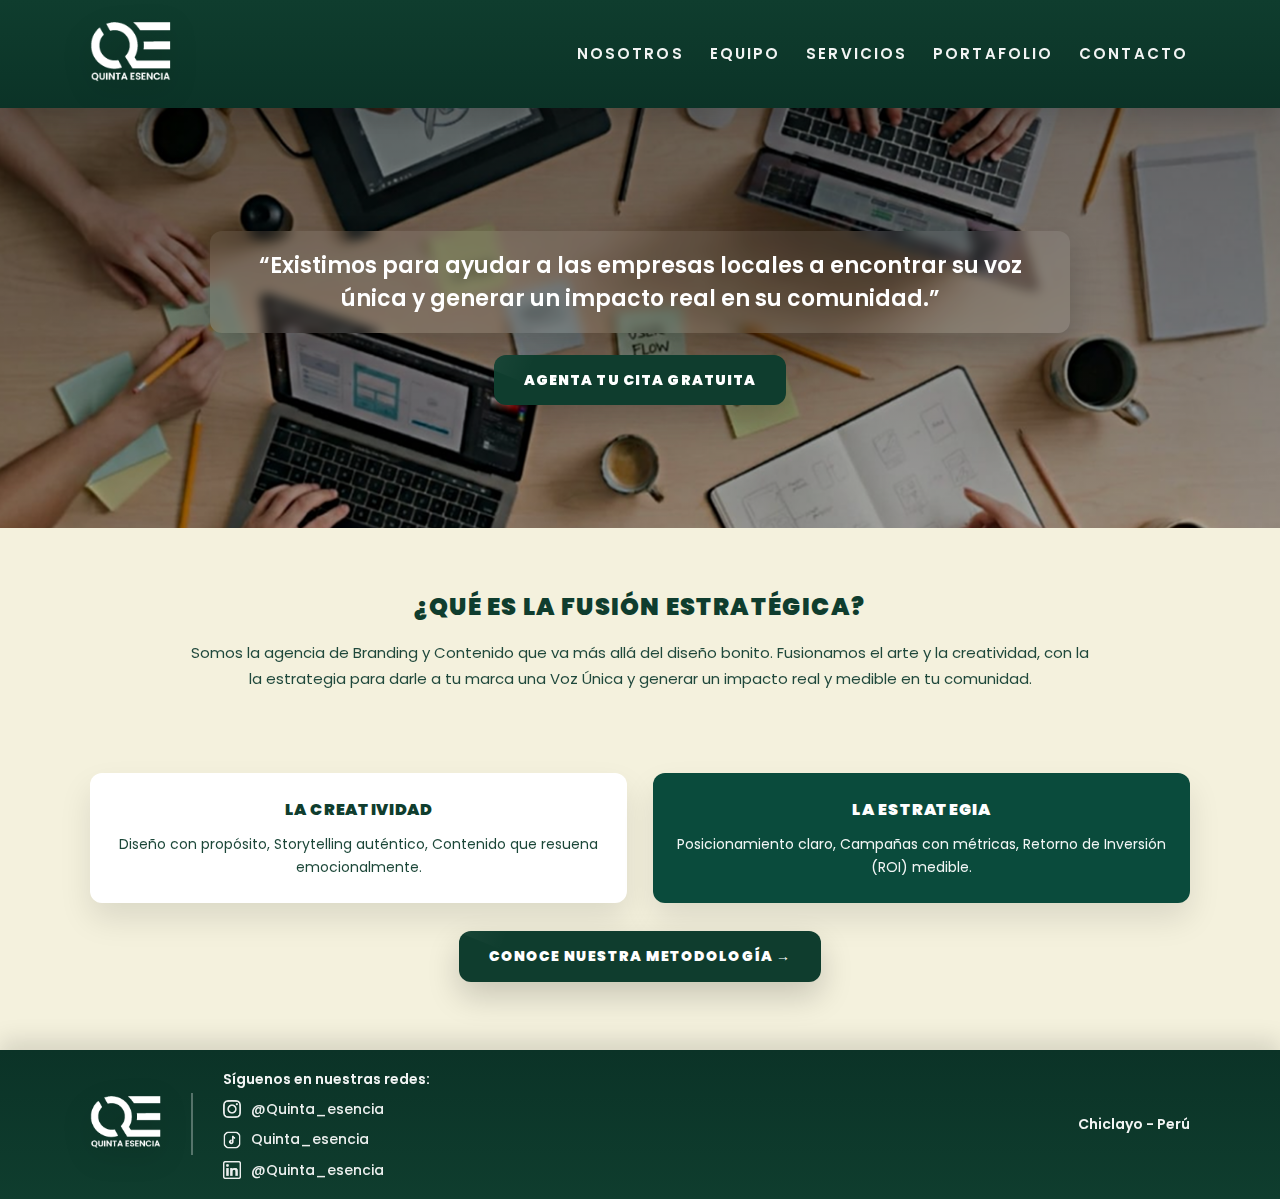
<file: index.html>
<!DOCTYPE html>
<html lang="es">

<head>
    <meta charset="UTF-8" />
    <meta name="viewport" content="width=device-width, initial-scale=1.0" />
    <title>Quinta Esencia</title>

    <link rel="preconnect" href="https://fonts.googleapis.com" />
    <link rel="preconnect" href="https://fonts.gstatic.com" crossorigin />
    <link href="https://fonts.googleapis.com/css2?family=Poppins:wght@300;400;500;600;700&display=swap"
        rel="stylesheet" />
    <link rel="stylesheet" href="Css/styles.css" />
    <link rel="stylesheet" href="Css/section.css">
</head>

<body>

    <!-- HEADER -->
    <header class="header">
        <div class="container header-content">
            <a class="logo" href="index.html" aria-label="Quinta Esencia">
                <img src="Img/Logo.png" alt="Logo Quinta Esencia" />
            </a>

            <nav class="nav" aria-label="Menú principal">
                <ul>
                    <li><a href="nosotros.html">Nosotros</a></li>
                    <li><a href="equipo.html">Equipo</a></li>
                    <li><a href="servicios.html">Servicios</a></li>
                    <li><a href="portafolio.html">Portafolio</a></li>
                    <li><a href="contacto.html">Contacto</a></li>
                </ul>
            </nav>
        </div>
    </header>

    <main>
        <section class="hero" id="inicio">
            <img src="Img/FondoPrincipal.png" alt="" class="hero-bg" />
            <div class="hero-overlay"></div>

            <div class="container hero-content">
                <div class="hero-quote">
                    <h2>“Existimos para ayudar a las empresas locales a encontrar su voz única y generar un impacto real
                        en su comunidad.”</h2>
                </div>

                <a href="contacto.html" class="btn-primary">AGENTA TU CITA GRATUITA</a>
            </div>
        </section>

        <!-- FUSIÓN -->
        <section class="fusion" id="nosotros">
            <div class="container fusion-inner">
                <h2>¿QUÉ ES LA FUSIÓN ESTRATÉGICA?</h2>
                <p>
                    Somos la agencia de Branding y Contenido que va más allá del diseño bonito. Fusionamos el arte y la
                    creatividad, con la la estrategia para darle a tu marca una Voz Única y generar un impacto real y
                    medible en tu comunidad.
                </p>
            </div>
        </section>

        <!-- VALORES -->
        <section class="valores">
            <div class="container valores-grid">
                <article class="card card-light">
                    <h3>LA CREATIVIDAD</h3>
                    <p>Diseño con propósito, Storytelling auténtico, Contenido que resuena emocionalmente.</p>
                </article>

                <article class="card card-dark">
                    <h3>LA ESTRATEGIA</h3>
                    <p>Posicionamiento claro, Campañas con métricas, Retorno de Inversión (ROI) medible.</p>
                </article>
            </div>

            <div class="container cta-center">
                <a href="servicios.html" class="btn-secondary">CONOCE NUESTRA METODOLOGÍA →</a>
            </div>
        </section>
    </main>

    <!-- FOOTER -->
    <footer class="footer">
        <div class="container footer-content">

            <div class="footer-left">
                <img class="footer-logo" src="Img/Logo.png" alt="Logo Quinta Esencia" />
            </div>

            <!-- separador vertical -->
            <div class="footer-divider" aria-hidden="true"></div>

            <div class="footer-mid">
                <p class="footer-title">Síguenos en nuestras redes:</p>

                <ul class="social">
                    <li>
                        <a href="#" aria-label="Instagram">
                            <img src="Img/instagram.png" alt="" class="social-icon">
                            @Quinta_esencia
                        </a>
                    </li>
                    <li>
                        <a href="#" aria-label="TikTok">
                            <img src="Img/tiktok.png" alt="" class="social-icon">
                            Quinta_esencia
                        </a>
                    </li>
                    <li>
                        <a href="#" aria-label="LinkedIn">
                            <img src="Img/linkedin.png" alt="" class="social-icon">
                            @Quinta_esencia
                        </a>
                    </li>
                </ul>
            </div>

            <div class="footer-right">
                <p class="footer-place">Chiclayo - Perú</p>
            </div>

        </div>
    </footer>

</body>

</html>
</file>
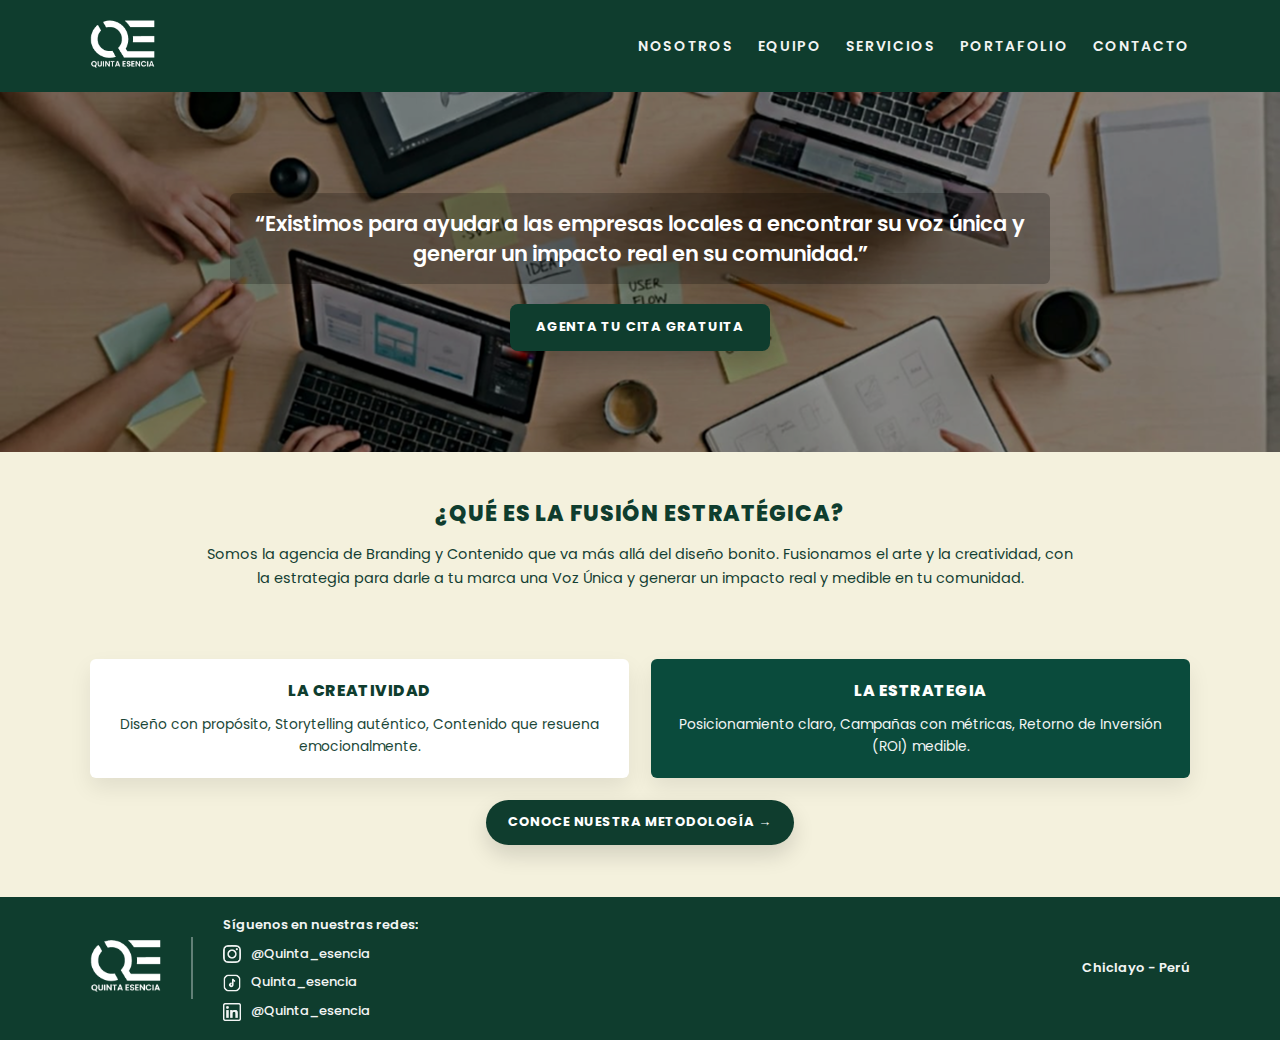
<file: ProyectLeidi/index.html>
<!DOCTYPE html>
<html lang="es">

<head>
    <meta charset="UTF-8" />
    <meta name="viewport" content="width=device-width, initial-scale=1.0" />
    <title>Quinta Esencia</title>

    <link rel="preconnect" href="https://fonts.googleapis.com" />
    <link rel="preconnect" href="https://fonts.gstatic.com" crossorigin />
    <link href="https://fonts.googleapis.com/css2?family=Poppins:wght@300;400;500;600;700&display=swap"
        rel="stylesheet" />
    <link rel="stylesheet" href="Css/styles.css" />
    <link rel="stylesheet" href="Css/section.css">
</head>

<body>

    <!-- HEADER -->
    <header class="header">
        <div class="container header-content">
            <a class="logo" href="#inicio" aria-label="Quinta Esencia">
                <img src="Img/Logo.png" alt="Logo Quinta Esencia" />
            </a>

            <nav class="nav" aria-label="Menú principal">
                <ul>
                    <li><a href="nosotros.html">Nosotros</a></li>
                    <li><a href="equipo.html">Equipo</a></li>
                    <li><a href="servicios.html">Servicios</a></li>
                    <li><a href="portafolio.html">Portafolio</a></li>
                    <li><a href="contacto.html">Contacto</a></li>
                </ul>
            </nav>
        </div>
    </header>

   <main>
     <!-- HERO -->
    <section class="hero" id="inicio">
        <img src="Img/FondoPrincipal.png" alt="" class="hero-bg" />
        <div class="hero-overlay"></div>

        <div class="container hero-content">
            <div class="hero-quote">
                <h2>“Existimos para ayudar a las empresas locales a encontrar su voz única y generar un impacto real en
                    su comunidad.”</h2>
            </div>

            <a href="#contacto" class="btn-primary">AGENTA TU CITA GRATUITA</a>
        </div>
    </section>

    <!-- FUSIÓN -->
    <section class="fusion" id="nosotros">
        <div class="container fusion-inner">
            <h2>¿QUÉ ES LA FUSIÓN ESTRATÉGICA?</h2>
            <p>
                Somos la agencia de Branding y Contenido que va más allá del diseño bonito.
                Fusionamos el arte y la creatividad, con la estrategia para darle a tu marca una Voz Única
                y generar un impacto real y medible en tu comunidad.
            </p>
        </div>
    </section>

    <!-- VALORES -->
    <section class="valores">
        <div class="container valores-grid">
            <article class="card card-light">
                <h3>LA CREATIVIDAD</h3>
                <p>Diseño con propósito, Storytelling auténtico, Contenido que resuena emocionalmente.</p>
            </article>

            <article class="card card-dark">
                <h3>LA ESTRATEGIA</h3>
                <p>Posicionamiento claro, Campañas con métricas, Retorno de Inversión (ROI) medible.</p>
            </article>
        </div>

        <div class="container cta-center">
            <a href="#metodologia" class="btn-secondary">CONOCE NUESTRA METODOLOGÍA →</a>
        </div>
    </section>
   </main>

    <!-- FOOTER -->
    <footer class="footer">
        <div class="container footer-content">

            <div class="footer-left">
                <img class="footer-logo" src="Img/Logo.png" alt="Logo Quinta Esencia" />
            </div>

            <!-- separador vertical -->
            <div class="footer-divider" aria-hidden="true"></div>

            <div class="footer-mid">
                <p class="footer-title">Síguenos en nuestras redes:</p>

                <ul class="social">
                    <li>
                        <a href="#" aria-label="Instagram">
                            <img src="Img/instagram.png" alt="" class="social-icon">
                            @Quinta_esencia
                        </a>
                    </li>
                    <li>
                        <a href="#" aria-label="TikTok">
                            <img src="Img/tiktok.png" alt="" class="social-icon">
                            Quinta_esencia
                        </a>
                    </li>
                    <li>
                        <a href="#" aria-label="LinkedIn">
                            <img src="Img/linkedin.png" alt="" class="social-icon">
                            @Quinta_esencia
                        </a>
                    </li>
                </ul>
            </div>

            <div class="footer-right">
                <p class="footer-place">Chiclayo - Perú</p>
            </div>

        </div>
    </footer>

</body>

</html>
</file>
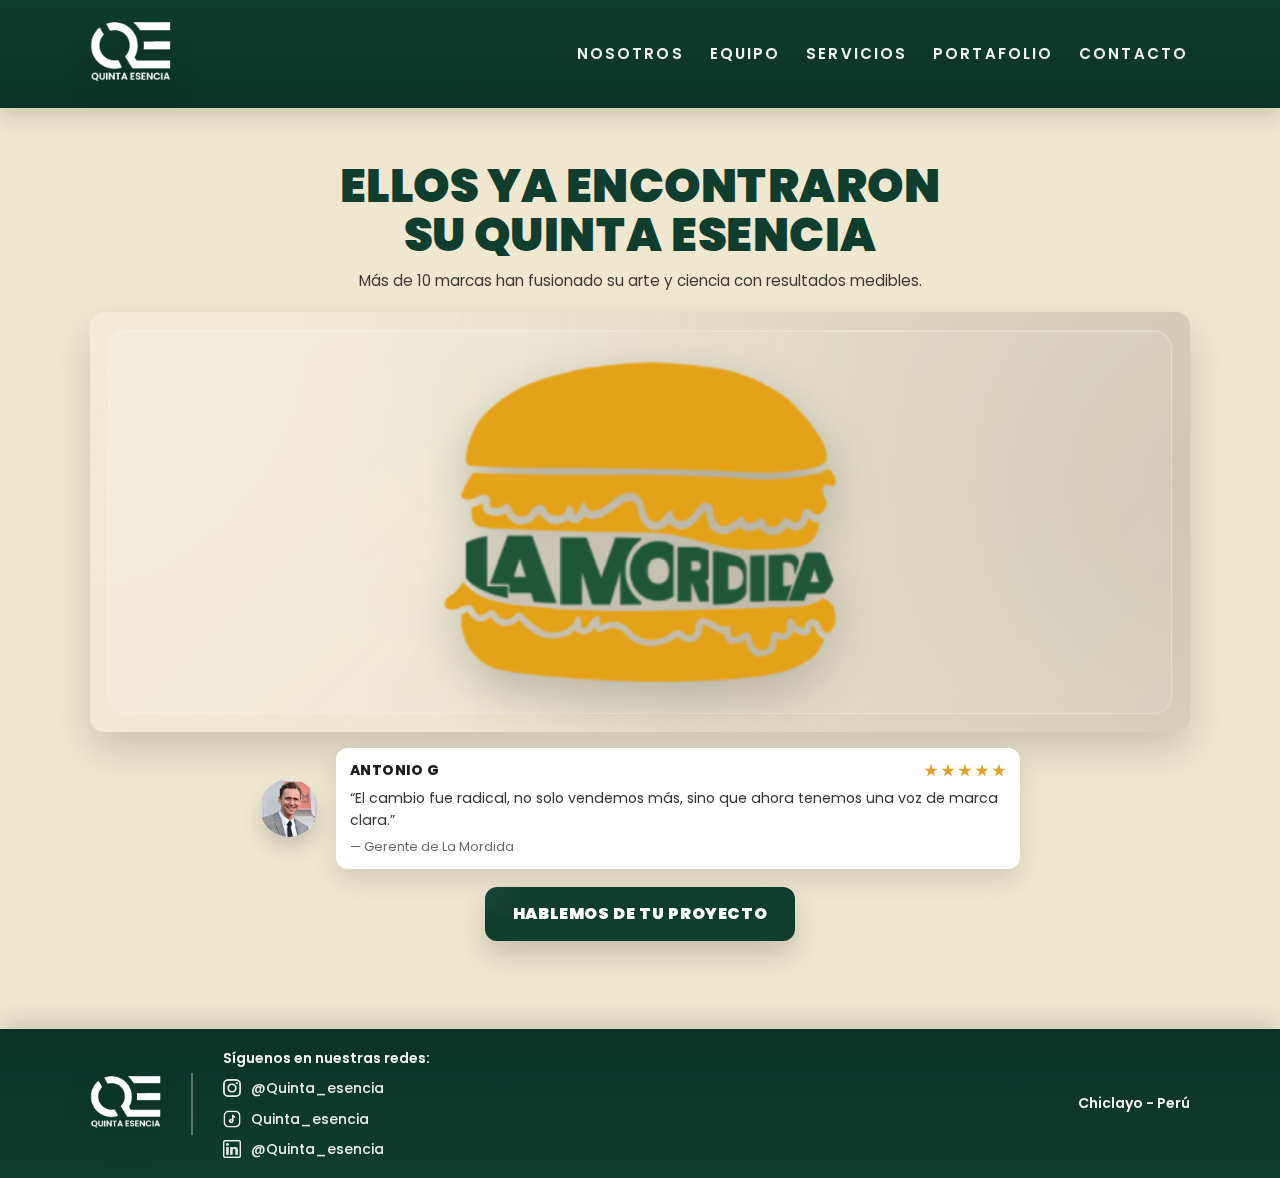
<file: clientes.html>
<!DOCTYPE html>
<html lang="es">

<head>
    <meta charset="UTF-8" />
    <meta name="viewport" content="width=device-width, initial-scale=1.0" />
    <title>Quinta Esencia</title>

    <link rel="preconnect" href="https://fonts.googleapis.com" />
    <link rel="preconnect" href="https://fonts.gstatic.com" crossorigin />
    <link href="https://fonts.googleapis.com/css2?family=Poppins:wght@300;400;500;600;700&display=swap"
        rel="stylesheet" />

    <link rel="stylesheet" href="Css/styles.css" />
    <link rel="stylesheet" href="Css/clientes.css" />
</head>

<body>

    <!-- HEADER -->
    <header class="header">
        <div class="container header-content">
            <a class="logo" href="index.html" aria-label="Quinta Esencia">
                <img src="Img/Logo.png" alt="Logo Quinta Esencia" />
            </a>

            <nav class="nav" aria-label="Menú principal">
                <ul>
                    <li><a href="nosotros.html">Nosotros</a></li>
                    <li><a href="equipo.html">Equipo</a></li>
                    <li><a href="servicios.html">Servicios</a></li>
                    <li><a href="portafolio.html">Portafolio</a></li>
                    <li><a href="contacto.html">Contacto</a></li>
                </ul>
            </nav>
        </div>
    </header>

    <main class="clientes-main">

        <!-- TITULO -->
        <header class="clientes-head">
            <h1>ELLOS YA ENCONTRARON<br><span>SU QUINTA ESENCIA</span></h1>
            <p>Más de 10 marcas han fusionado su arte y ciencia con resultados medibles.</p>
        </header>

        <!-- ===== BLOQUE 1: IMAGEN GRANDE ===== -->
        <section class="clientes-hero">
            <div class="clientes-hero-track">

                <!-- CLIENTE 1 -->
                <div class="hero-slide" data-rating="5">
                    <div class="hero-img-box">
                        <img src="Img/mordida.png" alt="La Mordida" class="hero-img">
                    </div>
                </div>

                <!-- CLIENTE 2 -->
                <div class="hero-slide" data-rating="5">
                    <div class="hero-img-box">
                        <img src="Img/nsg.png" alt="NSG Guadalupe" class="hero-img">
                    </div>
                </div>

                <!-- CLIENTE 3 -->
                <div class="hero-slide" data-rating="4">
                    <div class="hero-img-box">
                        <img src="Img/go.png" alt="GO Gummies" class="hero-img">
                    </div>
                </div>

                <!-- CLIENTE 4 -->
                <div class="hero-slide" data-rating="5">
                    <div class="hero-img-box">
                        <img src="Img/cliente4.png" alt="Cliente 4" class="hero-img">
                    </div>
                </div>

                <!-- CLIENTE 5 -->
                <div class="hero-slide" data-rating="4">
                    <div class="hero-img-box">
                        <img src="Img/cliente5.png" alt="Cliente 5" class="hero-img">
                    </div>
                </div>

                <!-- CLIENTE 6 -->
                <div class="hero-slide" data-rating="5">
                    <div class="hero-img-box">
                        <img src="Img/cliente6.png" alt="Cliente 6" class="hero-img">
                    </div>
                </div>

                <!-- CLIENTE 7 -->
                <div class="hero-slide" data-rating="4">
                    <div class="hero-img-box">
                        <img src="Img/cliente7.png" alt="Cliente 7" class="hero-img">
                    </div>
                </div>

            </div>
        </section>

        <!-- ===== BLOQUE 2: RESEÑA (se actualiza por JS) ===== -->
        <section class="clientes-review-area">
            <div class="cliente-review-card">

                <img class="avatar" id="review-avatar" src="Img/avatar1.png" alt="Cliente">

                <div class="review-box">
                    <div class="review-top">
                        <strong class="review-name" id="review-name">ANTONIO G</strong>
                        <div class="stars" id="review-stars" aria-label="Calificación"></div>
                    </div>

                    <p class="review-text" id="review-text">
                        “El cambio fue radical, no solo vendemos más, sino que ahora tenemos una voz de marca clara.”
                        <span class="review-role" id="review-role">— Gerente de La Mordida</span>
                    </p>
                </div>

            </div>
        </section>

        <!-- CTA -->
        <div class="clientes-cta">
            <a class="btn-clientes" href="contacto.html">HABLEMOS DE TU PROYECTO</a>
        </div>

    </main>

    <!-- FOOTER -->
    <footer class="footer">
        <div class="container footer-content">

            <div class="footer-left">
                <img class="footer-logo" src="Img/Logo.png" alt="Logo Quinta Esencia" />
            </div>

            <div class="footer-divider" aria-hidden="true"></div>

            <div class="footer-mid">
                <p class="footer-title">Síguenos en nuestras redes:</p>

                <ul class="social">
                    <li>
                        <a href="#" aria-label="Instagram">
                            <img src="Img/instagram.png" alt="" class="social-icon">
                            @Quinta_esencia
                        </a>
                    </li>
                    <li>
                        <a href="#" aria-label="TikTok">
                            <img src="Img/tiktok.png" alt="" class="social-icon">
                            Quinta_esencia
                        </a>
                    </li>
                    <li>
                        <a href="#" aria-label="LinkedIn">
                            <img src="Img/linkedin.png" alt="" class="social-icon">
                            @Quinta_esencia
                        </a>
                    </li>
                </ul>
            </div>

            <div class="footer-right">
                <p class="footer-place">Chiclayo - Perú</p>
            </div>

        </div>
    </footer>

    <!-- ✅ OJO: tu carpeta es "Js" (J mayúscula) -->
    <script src="Js/clientes.js" defer></script>
</body>

</html>
</file>
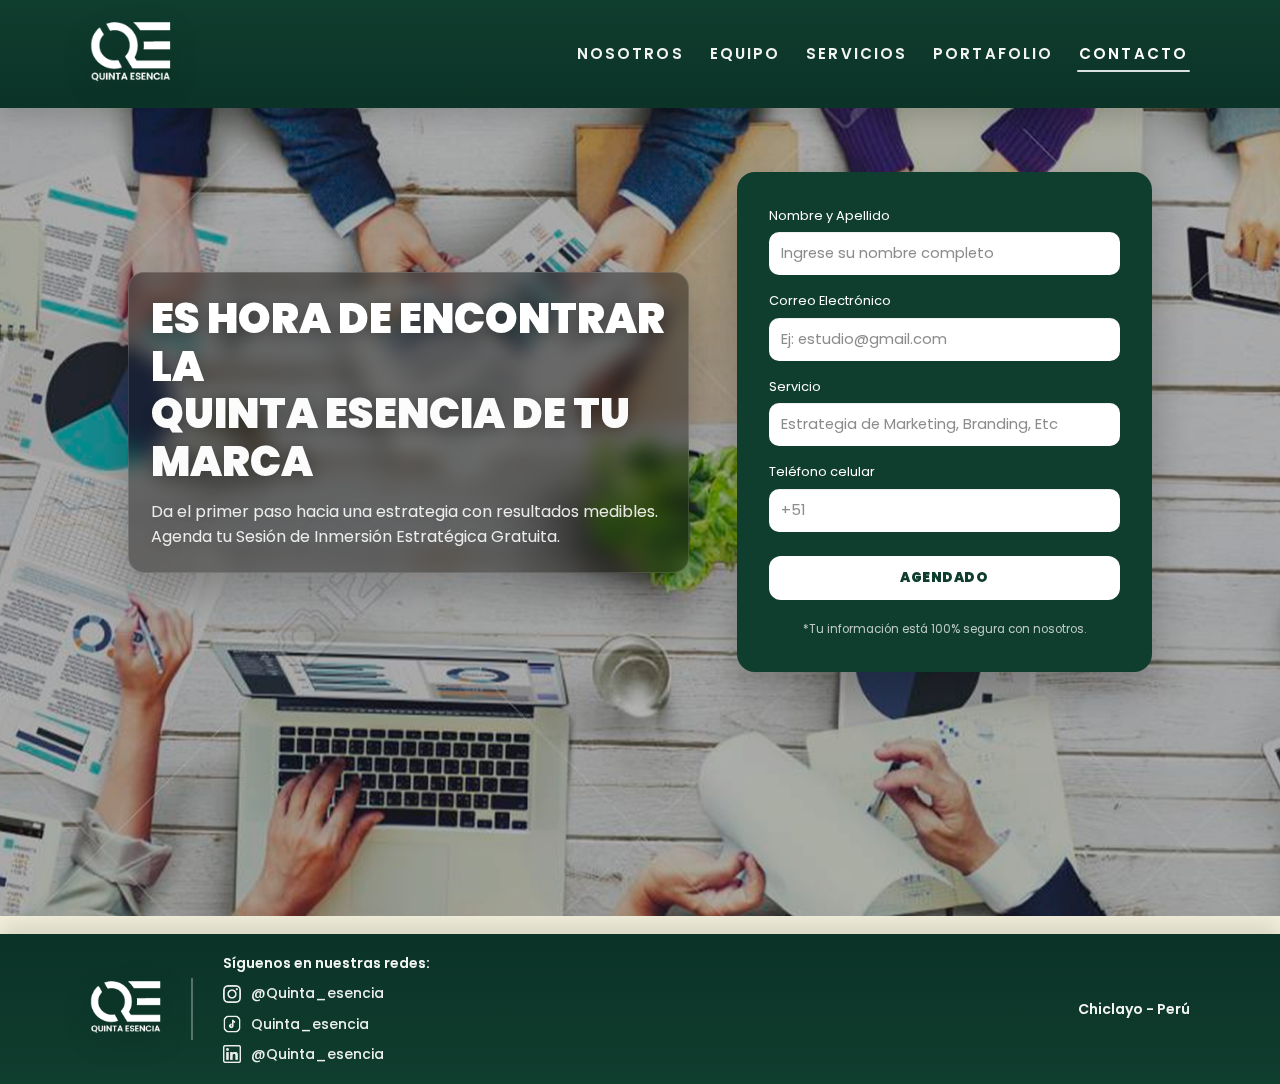
<file: contacto.html>
<!DOCTYPE html>
<html lang="es">

<head>
    <meta charset="UTF-8" />
    <meta name="viewport" content="width=device-width, initial-scale=1.0" />
    <title>Contacto</title>

    <link rel="preconnect" href="https://fonts.googleapis.com" />
    <link rel="preconnect" href="https://fonts.gstatic.com" crossorigin />
    <link href="https://fonts.googleapis.com/css2?family=Poppins:wght@300;400;500;600;700&display=swap"
        rel="stylesheet" />

    <link rel="stylesheet" href="Css/styles.css" />
    <link rel="stylesheet" href="Css/contacto.css" />
</head>

<body>

    <!-- HEADER -->
    <header class="header">
        <div class="container header-content">
            <a class="logo" href="index.html" aria-label="Quinta Esencia">
                <img src="Img/Logo.png" alt="Logo Quinta Esencia" />
            </a>

            <nav class="nav" aria-label="Menú principal">
                <ul>
                    <li><a href="nosotros.html">Nosotros</a></li>
                    <li><a href="equipo.html">Equipo</a></li>
                    <li><a href="servicios.html">Servicios</a></li>
                    <li><a href="portafolio.html">Portafolio</a></li>
                    <li><a href="contacto.html" aria-current="page">Contacto</a></li>
                </ul>
            </nav>
        </div>
    </header>

    <!-- MAIN -->
    <main class="cta-main">

        <!-- Fondo -->
        <div class="cta-bg" aria-hidden="true"></div>

        <!-- Contenido -->
        <section class="cta-wrap">

            <!-- Texto -->
            <div class="cta-text">
                <h1>
                    ES HORA DE ENCONTRAR LA<br />
                    <span>QUINTA ESENCIA DE TU MARCA</span>
                </h1>

                <p class="cta-sub">
                    Da el primer paso hacia una estrategia con resultados medibles.
                    Agenda tu Sesión de Inmersión Estratégica Gratuita.
                </p>
            </div>

            <!-- Formulario -->
            <form class="cta-form" id="form-contacto">
                <label>
                    Nombre y Apellido
                    <input type="text" name="nombre" placeholder="Ingrese su nombre completo" required />
                </label>

                <label>
                    Correo Electrónico
                    <input type="email" name="correo" placeholder="Ej: estudio@gmail.com" required />
                </label>

                <label>
                    Servicio
                    <input type="text" name="servicio" placeholder="Estrategia de Marketing, Branding, Etc" required />
                </label>

                <label>
                    Teléfono celular
                    <input type="tel" name="telefono" placeholder="+51" required />
                </label>

                <button type="submit">AGENDADO</button>

                <small>*Tu información está 100% segura con nosotros.</small>
            </form>

        </section>
    </main>

    <div class="modal-overlay" id="modal-exito" aria-hidden="true">
        <div class="modal-box" role="dialog" aria-modal="true" aria-labelledby="modal-titulo">

            <div class="modal-icon" aria-hidden="true">✓</div>

            <h2 id="modal-titulo">¡SESIÓN AGENDADA CON ÉXITO!</h2>

            <p class="modal-text">
                Gracias por dar el primer paso para encontrar la Quinta Esencia de tu marca.
                ¡Estamos muy emocionados!
            </p>

            <p class="modal-text small">
                Te hemos enviado un correo electrónico con el asunto
                <strong>“Confirmación de Tu Sesión de Inmersión Estratégica”</strong>.
                Por favor, revisa tu bandeja de entrada (y la carpeta de spam).
            </p>

            <button class="modal-close" id="cerrar-modal" type="button">
                CERRAR VENTANA
            </button>

        </div>
    </div>

    <!-- FOOTER -->
    <footer class="footer">
        <div class="container footer-content">

            <div class="footer-left">
                <img class="footer-logo" src="Img/Logo.png" alt="Logo Quinta Esencia" />
            </div>

            <div class="footer-divider" aria-hidden="true"></div>

            <div class="footer-mid">
                <p class="footer-title">Síguenos en nuestras redes:</p>

                <ul class="social">
                    <li>
                        <a href="#" aria-label="Instagram">
                            <img src="Img/instagram.png" alt="" class="social-icon" />
                            @Quinta_esencia
                        </a>
                    </li>
                    <li>
                        <a href="#" aria-label="TikTok">
                            <img src="Img/tiktok.png" alt="" class="social-icon" />
                            Quinta_esencia
                        </a>
                    </li>
                    <li>
                        <a href="#" aria-label="LinkedIn">
                            <img src="Img/linkedin.png" alt="" class="social-icon" />
                            @Quinta_esencia
                        </a>
                    </li>
                </ul>
            </div>

            <div class="footer-right">
                <p class="footer-place">Chiclayo - Perú</p>
            </div>

        </div>
    </footer>

    <script>
        const form = document.getElementById('form-contacto');
        const modal = document.getElementById('modal-exito');
        const closeBtn = document.getElementById('cerrar-modal');
        const bg = document.querySelector('.cta-bg');

        const closeModal = () => {
            modal.classList.remove('active');
            modal.setAttribute('aria-hidden', 'true');
        };

        /* ===== ENVIAR FORMULARIO ===== */
        form.addEventListener('submit', (e) => {
            e.preventDefault(); // evita recarga

            // 👉 ABRIR MODAL
            modal.classList.add('active');
            modal.setAttribute('aria-hidden', 'false');

            // 👉 LIMPIAR FORMULARIO
            form.reset();
        });

        /* ===== CERRAR MODAL ===== */
        closeBtn.addEventListener('click', closeModal);

        // Click fuera del modal
        modal.addEventListener('click', (e) => {
            if (e.target === modal) closeModal();
        });

        // Cerrar con ESC
        window.addEventListener('keydown', (e) => {
            if (e.key === 'Escape') closeModal();
        });

        /* ===== PARALLAX ===== */
        window.addEventListener(
            'scroll',
            () => {
                const y = window.scrollY * 0.18;
                if (bg) bg.style.transform = `translateY(${y}px) scale(1.06)`;
            },
            { passive: true }
        );
    </script>
</body>

</html>
</file>
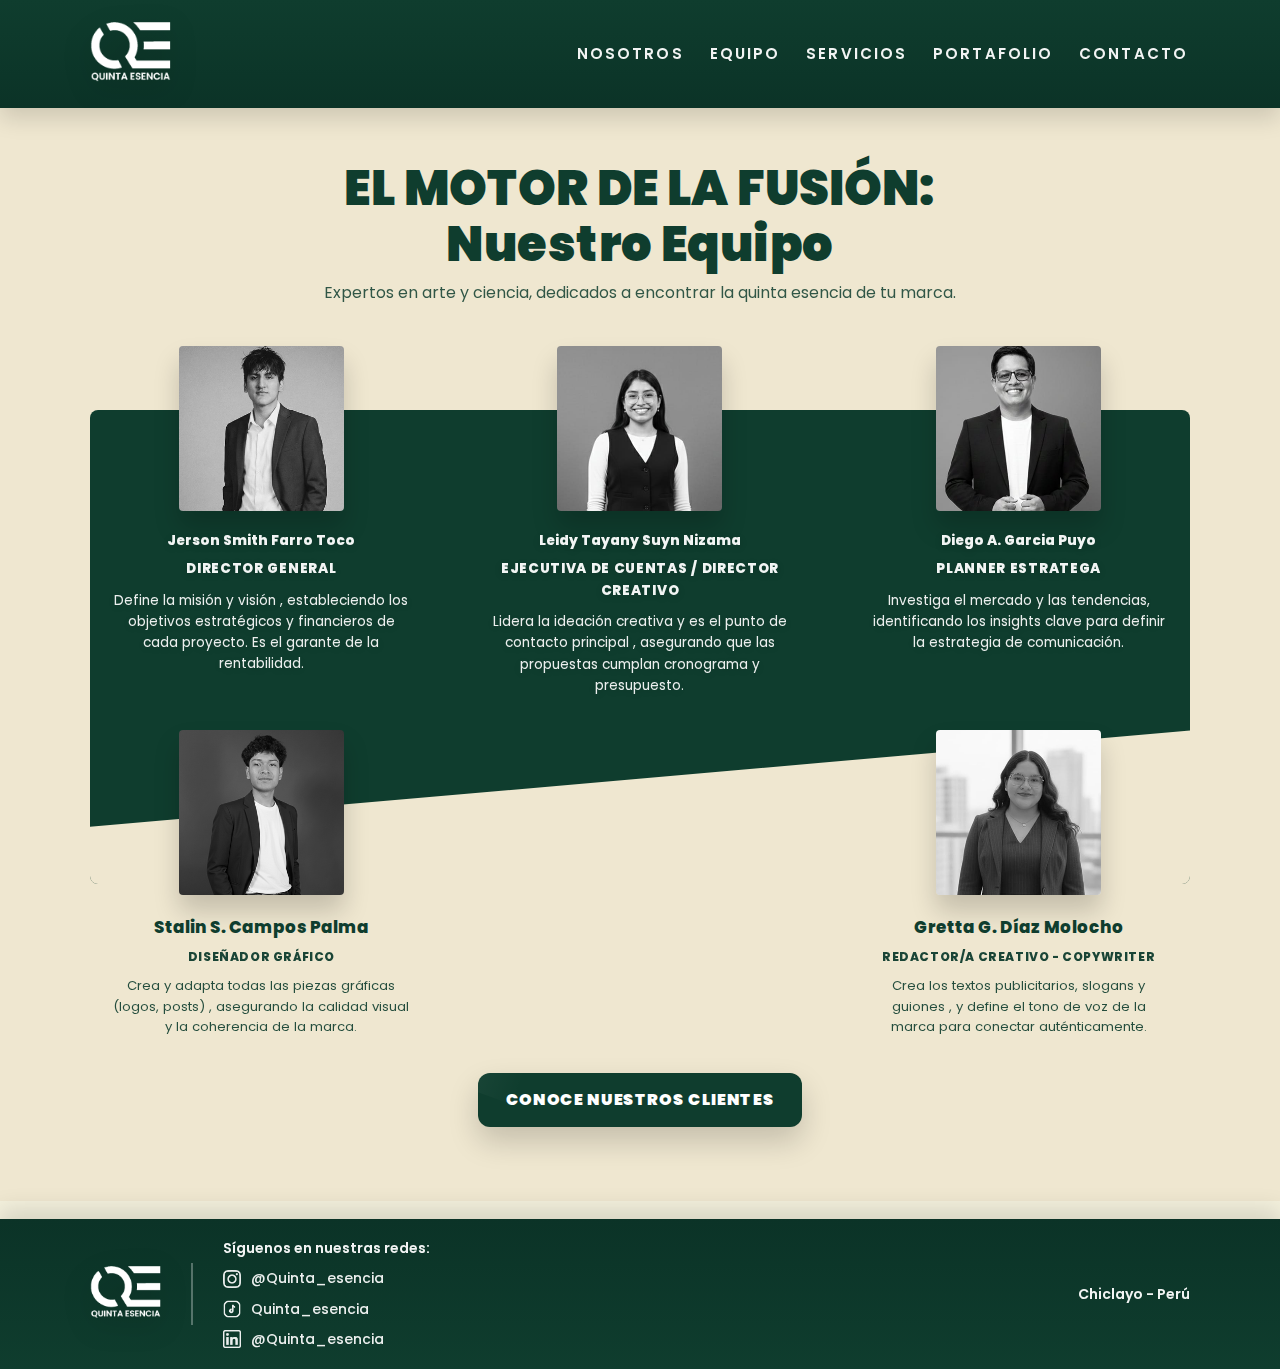
<file: equipo.html>
<!DOCTYPE html>
<html lang="es">

<head>
    <meta charset="UTF-8" />
    <meta name="viewport" content="width=device-width, initial-scale=1.0" />
    <title>Quinta Esencia</title>

    <link rel="preconnect" href="https://fonts.googleapis.com" />
    <link rel="preconnect" href="https://fonts.gstatic.com" crossorigin />
    <link href="https://fonts.googleapis.com/css2?family=Poppins:wght@300;400;500;600;700&display=swap"
        rel="stylesheet" />
    <link rel="stylesheet" href="Css/styles.css" />
    <link rel="stylesheet" href="Css/equipo.css" />
</head>

<body>

    <!-- HEADER -->
    <header class="header">
        <div class="container header-content">
            <a class="logo" href="index.html" aria-label="Quinta Esencia">
                <img src="Img/Logo.png" alt="Logo Quinta Esencia" />
            </a>

            <nav class="nav" aria-label="Menú principal">
                <ul>
                    <li><a href="nosotros.html">Nosotros</a></li>
                    <li><a href="equipo.html">Equipo</a></li>
                    <li><a href="servicios.html">Servicios</a></li>
                    <li><a href="portafolio.html">Portafolio</a></li>
                    <li><a href="contacto.html">Contacto</a></li>
                </ul>
            </nav>
        </div>
    </header>

    <main class="equipo-main">

        <section class="equipo-wrap">

            <header class="equipo-head">
                <h1>EL MOTOR DE LA FUSIÓN:<br><span>Nuestro Equipo</span></h1>
                <p>Expertos en arte y ciencia, dedicados a encontrar la quinta esencia de tu marca.</p>
            </header>

            <div class="equipo-grid">

                <!-- franja verde (decorativa) -->
                <div class="equipo-band" aria-hidden="true"></div>

                <!-- ===== FILA 1 (3) ===== -->
                <article class="miembro m-top">
                    <img src="Img/jerson.png" alt="Jerson Smith Farro Toco">
                    <h3>Jerson Smith Farro Toco</h3>
                    <p class="rol">DIRECTOR GENERAL</p>
                    <p class="desc">
                        Define la misión y visión , estableciendo los objetivos estratégicos y financieros de cada
                        proyecto. Es el garante de la rentabilidad.
                    </p>
                </article>

                <article class="miembro m-top">
                    <img src="Img/leydi.png" alt="Leidy Tayany Suyn Nizama">
                    <h3>Leidy Tayany Suyn Nizama</h3>
                    <p class="rol">EJECUTIVA DE CUENTAS / DIRECTOR CREATIVO</p>
                    <p class="desc">
                        Lidera la ideación creativa y es el punto de contacto principal , asegurando que las propuestas
                        cumplan cronograma y presupuesto.
                    </p>
                </article>

                <article class="miembro m-top">
                    <img src="Img/diego.png" alt="Diego A. Garcia Puyo">
                    <h3>Diego A. Garcia Puyo</h3>
                    <p class="rol">PLANNER ESTRATEGA</p>
                    <p class="desc">
                        Investiga el mercado y las tendencias, identificando los insights clave para
                        definir la estrategia de comunicación.
                    </p>
                </article>

                <!-- ===== FILA 2 (2) ===== -->
                <article class="miembro m-bot">
                    <img src="Img/stanli.png" alt="Stalin S. Campos Palma">
                    <h3>Stalin S. Campos Palma</h3>
                    <p class="rol">DISEÑADOR GRÁFICO</p>
                    <p class="desc">
                        Crea y adapta todas las piezas gráficas (logos, posts) , asegurando la calidad visual y la
                        coherencia de la marca.
                    </p>
                </article>

                <article class="miembro m-bot">
                    <img src="Img/gretta.png" alt="Gretta G. Díaz Molocho">
                    <h3>Gretta G. Díaz Molocho</h3>
                    <p class="rol">REDACTOR/A CREATIVO - COPYWRITER</p>
                    <p class="desc">
                        Crea los textos publicitarios, slogans y guiones , y define el tono de voz de la marca para
                        conectar auténticamente.
                    </p>
                </article>

            </div>

            <div class="equipo-cta">
                <a href="clientes.html" class="btn-equipo">CONOCE NUESTROS CLIENTES</a>
            </div>

        </section>
    </main>


    <!-- FOOTER -->
    <footer class="footer">
        <div class="container footer-content">

            <div class="footer-left">
                <img class="footer-logo" src="Img/Logo.png" alt="Logo Quinta Esencia" />
            </div>

            <!-- separador vertical -->
            <div class="footer-divider" aria-hidden="true"></div>

            <div class="footer-mid">
                <p class="footer-title">Síguenos en nuestras redes:</p>

                <ul class="social">
                    <li>
                        <a href="#" aria-label="Instagram">
                            <img src="Img/instagram.png" alt="" class="social-icon">
                            @Quinta_esencia
                        </a>
                    </li>
                    <li>
                        <a href="#" aria-label="TikTok">
                            <img src="Img/tiktok.png" alt="" class="social-icon">
                            Quinta_esencia
                        </a>
                    </li>
                    <li>
                        <a href="#" aria-label="LinkedIn">
                            <img src="Img/linkedin.png" alt="" class="social-icon">
                            @Quinta_esencia
                        </a>
                    </li>
                </ul>
            </div>

            <div class="footer-right">
                <p class="footer-place">Chiclayo - Perú</p>
            </div>

        </div>
    </footer>
    <script>
        const cards = document.querySelectorAll('.miembro');

        const io = new IntersectionObserver((entries) => {
            entries.forEach((entry) => {
                if (entry.isIntersecting) {
                    entry.target.classList.add('is-visible');
                    io.unobserve(entry.target);
                }
            });
        }, { threshold: 0.18 });

        cards.forEach((c, i) => {
            c.style.transitionDelay = (i * 90) + 'ms'; // efecto escalonado
            io.observe(c);
        });
    </script>


</body>

</html>
</file>
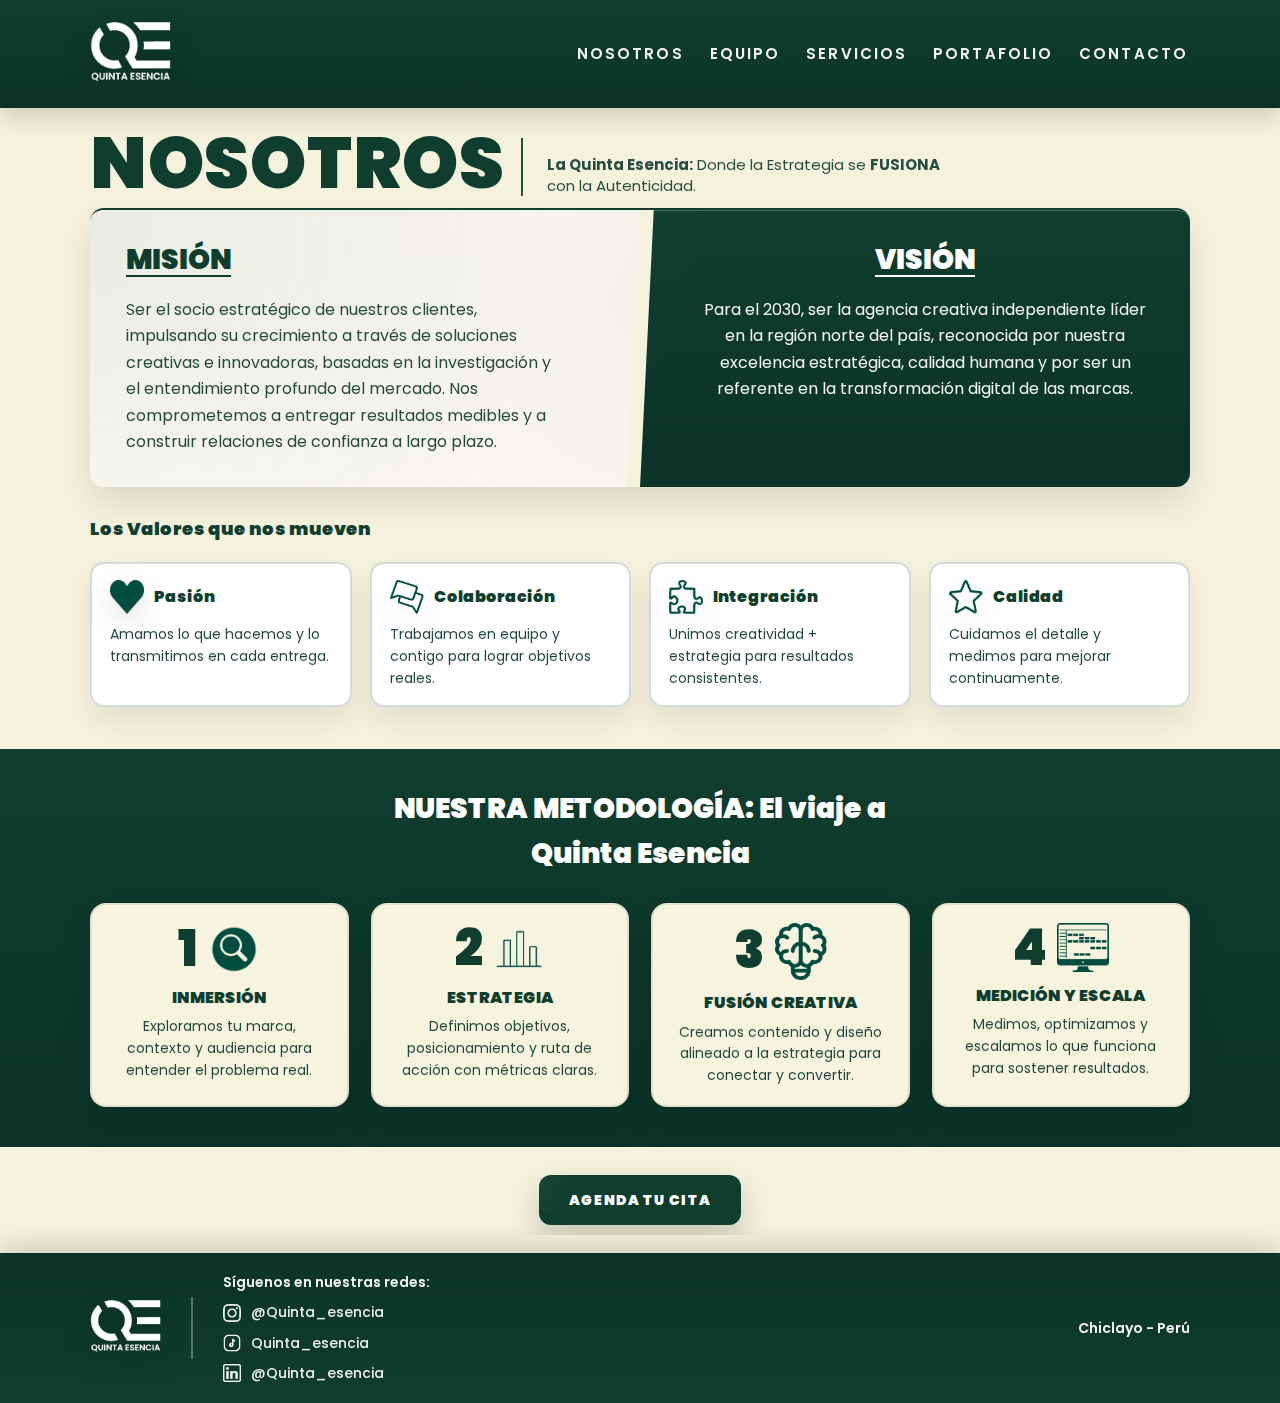
<file: nosotros.html>
<!DOCTYPE html>
<html lang="es">

<head>
  <meta charset="UTF-8" />
  <meta name="viewport" content="width=device-width, initial-scale=1.0" />
  <title>Quinta Esencia</title>

  <link rel="preconnect" href="https://fonts.googleapis.com" />
  <link rel="preconnect" href="https://fonts.gstatic.com" crossorigin />
  <link href="https://fonts.googleapis.com/css2?family=Poppins:wght@300;400;500;600;700&display=swap"
    rel="stylesheet" />
  <link rel="stylesheet" href="Css/styles.css" />
  <link rel="stylesheet" href="Css/nosotros_main.css">
</head>

<body>

  <!-- HEADER -->
  <header class="header">
    <div class="container header-content">
      <a class="logo" href="index.html" aria-label="Quinta Esencia">
        <img src="Img/Logo.png" alt="Logo Quinta Esencia" />
      </a>

      <nav class="nav" aria-label="Menú principal">
        <ul>
          <li><a href="nosotros.html">Nosotros</a></li>
          <li><a href="equipo.html">Equipo</a></li>
          <li><a href="servicios.html">Servicios</a></li>
          <li><a href="portafolio.html">Portafolio</a></li>
          <li><a href="contacto.html">Contacto</a></li>
        </ul>
      </nav>
    </div>
  </header>

<main class="nosotros">

  <!-- CABECERA (IGUAL A LA IMAGEN) -->
  <section class="nosotros-head">
    <div class="container head-grid">
      <h1 class="head-title">NOSOTROS</h1>
      <div class="head-line" aria-hidden="true"></div>
      <p class="head-tag">
        <strong>La Quinta Esencia:</strong> Donde la Estrategia se <strong>FUSIONA</strong><br>
        con la Autenticidad.
      </p>
    </div>
  </section>

  <!-- MISIÓN / VISIÓN (DIAGONAL CLARA) -->
  <section class="mv2">
    <div class="container mv2-grid">

      <article class="mv2-mision">
        <div class="mv2-content-mision">
          <h2>MISIÓN</h2>
          <p>
            Ser el socio estratégico de nuestros clientes, impulsando su crecimiento a través de soluciones creativas e innovadoras, basadas en la investigación y el entendimiento profundo del mercado. Nos comprometemos a entregar resultados medibles y a construir relaciones de confianza a largo plazo.
          </p>
        </div>
      </article>

      <article class="mv2-vision">
        <div class="mv2-content-vision">
          <h2>VISIÓN</h2>
          <p>
            Para el 2030, ser la agencia creativa independiente líder en la región norte del país, reconocida por nuestra excelencia estratégica, calidad humana y por ser un referente en la transformación digital de las marcas.
          </p>
        </div>
      </article>

    </div>
  </section>

  <!-- VALORES -->
  <section class="valores2">
    <div class="container">
      <h3 class="valores2-sub">Los Valores que nos mueven</h3>
      <div class="valores2-grid">
        <article class="valor2">
  <div class="valor-header">
    <img src="Img/cora.png" alt="" class="valor-icon">
    <h4>Pasión</h4>
  </div>
  <p>Amamos lo que hacemos y lo transmitimos en cada entrega.</p>
</article>

<article class="valor2">
  <div class="valor-header">
    <img src="Img/chat.png" alt="" class="valor-icon">
    <h4>Colaboración</h4>
  </div>
  <p>Trabajamos en equipo y contigo para lograr objetivos reales.</p>
</article>

<article class="valor2">
  <div class="valor-header">
    <img src="Img/integra.png" alt="" class="valor-icon">
    <h4>Integración</h4>
  </div>
  <p>Unimos creatividad + estrategia para resultados consistentes.</p>
</article>

<article class="valor2">
  <div class="valor-header">
    <img src="Img/calidad.png" alt="" class="valor-icon">
    <h4>Calidad</h4>
  </div>
  <p>Cuidamos el detalle y medimos para mejorar continuamente.</p>
</article>

      </div>
    </div>
  </section>

  <!-- METODOLOGÍA -->
  <section class="metodo">
    <div class="container">
      <h2 class="metodo-title">NUESTRA METODOLOGÍA: El viaje a<br>Quinta Esencia</h2>
      <div class="metodo-grid">

        <article class="paso">
          <div class="paso-top">
            <span class="paso-num">1</span>
            <img src="Img/buscar.png" alt="" class="paso-icon">
          </div>
          <h3 class="paso-title">INMERSIÓN</h3>
          <p>Exploramos tu marca, contexto y audiencia para entender el problema real.</p>
        </article>

        <article class="paso">
          <div class="paso-top">
            <span class="paso-num">2</span>
            <img src="Img/estadis.png" alt="" class="paso-icon">
          </div>
          <h3 class="paso-title">ESTRATEGIA</h3>
          <p>Definimos objetivos, posicionamiento y ruta de acción con métricas claras.</p>
        </article>

        <article class="paso">
          <div class="paso-top">
            <span class="paso-num">3</span>
            <img src="Img/creativa.png" alt="" class="paso-icon">
          </div>
          <h3 class="paso-title">FUSIÓN CREATIVA</h3>
          <p>Creamos contenido y diseño alineado a la estrategia para conectar y convertir.</p>
        </article>

        <article class="paso">
          <div class="paso-top">
            <span class="paso-num">4</span>
            <img src="Img/escala.png" alt="" class="paso-icon">
          </div>
          <h3 class="paso-title">MEDICIÓN Y ESCALA</h3>
          <p>Medimos, optimizamos y escalamos lo que funciona para sostener resultados.</p>
        </article>
      </div>
    </div>
  </section>
  <div class="metodo-cta">
        <a class="btn-primary" href="contacto.html">Agenda tu cita</a>
  </div>
</main>

  <!-- FOOTER -->
  <footer class="footer">
    <div class="container footer-content">

      <div class="footer-left">
        <img class="footer-logo" src="Img/Logo.png" alt="Logo Quinta Esencia" />
      </div>

      <!-- separador vertical -->
      <div class="footer-divider" aria-hidden="true"></div>

      <div class="footer-mid">
        <p class="footer-title">Síguenos en nuestras redes:</p>

        <ul class="social">
          <li>
            <a href="#" aria-label="Instagram">
              <img src="Img/instagram.png" alt="" class="social-icon">
              @Quinta_esencia
            </a>
          </li>
          <li>
            <a href="#" aria-label="TikTok">
              <img src="Img/tiktok.png" alt="" class="social-icon">
              Quinta_esencia
            </a>
          </li>
          <li>
            <a href="#" aria-label="LinkedIn">
              <img src="Img/linkedin.png" alt="" class="social-icon">
              @Quinta_esencia
            </a>
          </li>
        </ul>
      </div>

      <div class="footer-right">
        <p class="footer-place">Chiclayo - Perú</p>
      </div>

    </div>
  </footer>

</body>

</html>
</file>
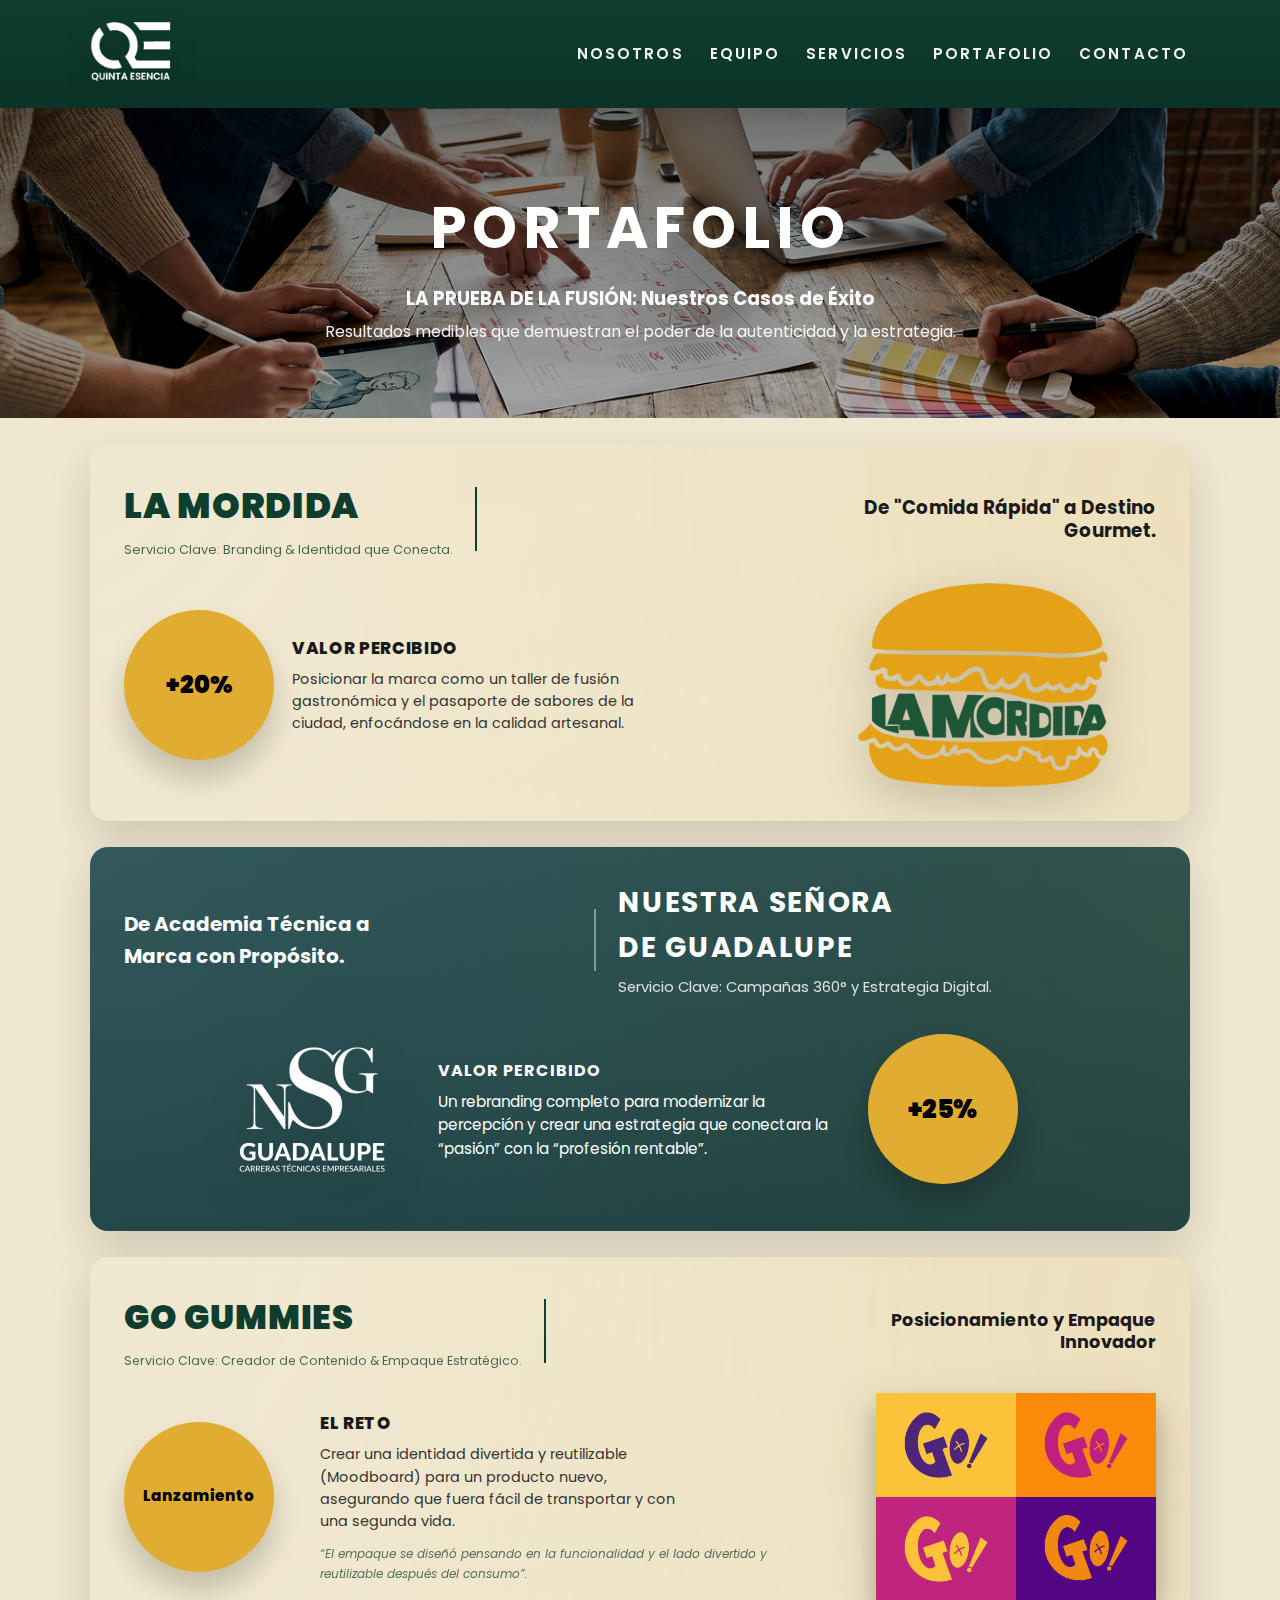
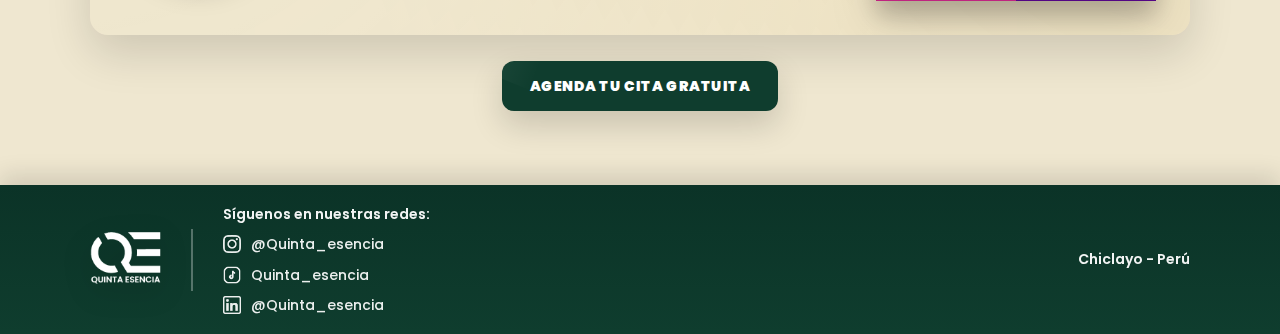
<file: portafolio.html>
<!DOCTYPE html>
<html lang="es">

<head>
    <meta charset="UTF-8" />
    <meta name="viewport" content="width=device-width, initial-scale=1.0" />
    <title>Portafolio</title>

    <link rel="preconnect" href="https://fonts.googleapis.com" />
    <link rel="preconnect" href="https://fonts.gstatic.com" crossorigin />
    <link href="https://fonts.googleapis.com/css2?family=Poppins:wght@300;400;500;600;700&display=swap"
        rel="stylesheet" />
    <link rel="stylesheet" href="Css/styles.css" />
    <link rel="stylesheet" href="Css/portafolio.css">
</head>

<body>

    <!-- HEADER -->
    <header class="header">
        <div class="container header-content">
            <a class="logo" href="index.html" aria-label="Quinta Esencia">
                <img src="Img/Logo.png" alt="Logo Quinta Esencia" />
            </a>

            <nav class="nav" aria-label="Menú principal">
                <ul>
                    <li><a href="nosotros.html">Nosotros</a></li>
                    <li><a href="equipo.html">Equipo</a></li>
                    <li><a href="servicios.html">Servicios</a></li>
                    <li><a href="portafolio.html">Portafolio</a></li>
                    <li><a href="contacto.html">Contacto</a></li>
                </ul>
            </nav>
        </div>
    </header>

    <main class="casos">
        <!-- ===== HERO PORTAFOLIO ===== -->
        <section class="hero-portfolio">
            <div class="hero-portfolio-img">
                <img src="Img/portafolio.png" alt="Portafolio - Casos de Éxito">
            </div>

            <div class="hero-portfolio-content">
                <h1>PORTAFOLIO</h1>
                <p class="hero-subtitle">
                    <strong> LA PRUEBA DE LA FUSIÓN: Nuestros Casos de Éxito</strong>
                </p>
                <p class="hero-text">
                    Resultados medibles que demuestran el poder de la autenticidad y la estrategia.
                </p>
            </div>
        </section>

        <!-- ========== CASO 1 ========== -->
        <section class="caso caso-light" id="la-mordida">
            <div class="container">
                <!-- HEADER del caso (como tu imagen: título | línea | claim) -->
                <div class="caso-head">
                    <div class="caso-head-left">
                        <h2 class="caso-title">LA MORDIDA</h2>
                        <p class="caso-mini">Servicio Clave: Branding &amp; Identidad que Conecta.</p>
                    </div>

                    <div class="caso-head-line" aria-hidden="true"></div>

                    <p class="caso-claim">De "Comida Rápida" a Destino<br>Gourmet.</p>
                </div>

                <!-- CUERPO (círculo + texto + imagen) -->
                <div class="caso-body">
                    <div class="caso-left">
                        <div class="caso-metric">
                            <div class="metric-circle">+20%</div>
                            <div class="metric-block">
                                <h3 class="metric-title">VALOR PERCIBIDO</h3>
                                <p class="metric-desc">
                                    Posicionar la marca como un taller de fusión gastronómica y el pasaporte
                                    de sabores de la ciudad, enfocándose en la calidad artesanal.
                                </p>
                            </div>
                        </div>
                    </div>
                    <div class="caso-right">
                        <img class="caso-img" src="Img/mordida.png" alt="Logo / gráfico La Mordida">
                    </div>
                </div>
            </div>
        </section>

        <!-- CASO 2: NUESTRA SEÑORA DE GUADALUPE (DARK) -->
        <section class="caso caso-dark" id="nsg">
            <div class="container">
                <!-- HEADER (claim izq | línea | título + subtítulo der) -->
                <div class="caso-head caso-head--dark">
                    <p class="caso-claim caso-claim--left">
                        De Academia Técnica a<br>Marca con Propósito.
                    </p>

                    <div class="caso-head-line caso-head-line--light" aria-hidden="true"></div>

                    <div class="caso-head-right">
                        <h2 class="caso-title caso-title--light">NUESTRA SEÑORA<br>DE GUADALUPE</h2>
                        <p class="caso-mini caso-mini--light">
                            Servicio Clave: Campañas 360° y Estrategia Digital.
                        </p>
                    </div>
                </div>

                <!-- CUERPO (logo izq | valor centro | % der) -->
                <div class="caso-body caso-body--nsg">
                    <div class="caso-right">
                        <img class="caso-logo" src="Img/nsg.png" alt="Logo NSG Guadalupe">
                    </div>

                    <div class="caso-mid">
                        <h3 class="metric-title metric-title--light">VALOR PERCIBIDO</h3>
                        <p class="metric-desc metric-desc--light">
                            Un rebranding completo para modernizar la percepción y crear una estrategia
                            que conectara la “pasión” con la “profesión rentable”.
                        </p>
                    </div>

                    <div class="caso-left">
                        <div class="metric-circle metric-circle--gold">+25%</div>
                    </div>
                </div>
            </div>
        </section>

        <!-- CASO 3: GO GUMMIES -->
        <section class="caso caso-light" id="go-gummies">
            <div class="container">
                <!-- HEADER -->
                <div class="caso-head">
                    <div class="caso-head-left">
                        <h2 class="caso-title">GO GUMMIES</h2>
                        <p class="caso-mini">
                            Servicio Clave: Creador de Contenido & Empaque Estratégico.
                        </p>
                    </div>

                    <div class="caso-head-line" aria-hidden="true"></div>

                    <p class="caso-claim">
                        Posicionamiento y Empaque<br>Innovador
                    </p>
                </div>

                <!-- CUERPO -->
                <div class="caso-body">
                    <!-- círculo -->
                    <div class="caso-left">
                        <div class="metric-circle metric-circle--gold">
                            Lanzamiento
                        </div>
                    </div>

                    <!-- texto central -->
                    <div class="caso-mid">
                        <h3 class="metric-title">EL RETO</h3>
                        <p class="metric-desc">
                            Crear una identidad divertida y reutilizable (Moodboard)
                            para un producto nuevo, asegurando que fuera fácil de
                            transportar y con una segunda vida.
                        </p>

                        <p class="metric-quote">
                            “El empaque se diseñó pensando en la funcionalidad y el lado
                            divertido y reutilizable después del consumo”.
                        </p>
                    </div>

                    <!-- imagen derecha -->
                    <div class="caso-right">
                        <img src="Img/go.png" alt="Identidad GO Gummies" class="caso-image">
                    </div>
                </div>
            </div>
        </section>



        <!-- CTA FINAL -->
        <section class="casos-cta">
            <a href="contacto.html" class="btn-primary">
                AGENDA TU CITA GRATUITA
            </a>
        </section>

    </main>

    <!-- FOOTER -->
    <footer class="footer">
        <div class="container footer-content">

            <div class="footer-left">
                <img class="footer-logo" src="Img/Logo.png" alt="Logo Quinta Esencia" />
            </div>

            <!-- separador vertical -->
            <div class="footer-divider" aria-hidden="true"></div>

            <div class="footer-mid">
                <p class="footer-title">Síguenos en nuestras redes:</p>

                <ul class="social">
                    <li>
                        <a href="#" aria-label="Instagram">
                            <img src="Img/instagram.png" alt="" class="social-icon">
                            @Quinta_esencia
                        </a>
                    </li>
                    <li>
                        <a href="#" aria-label="TikTok">
                            <img src="Img/tiktok.png" alt="" class="social-icon">
                            Quinta_esencia
                        </a>
                    </li>
                    <li>
                        <a href="#" aria-label="LinkedIn">
                            <img src="Img/linkedin.png" alt="" class="social-icon">
                            @Quinta_esencia
                        </a>
                    </li>
                </ul>
            </div>

            <div class="footer-right">
                <p class="footer-place">Chiclayo - Perú</p>
            </div>

        </div>
    </footer>

</body>

</html>
</file>
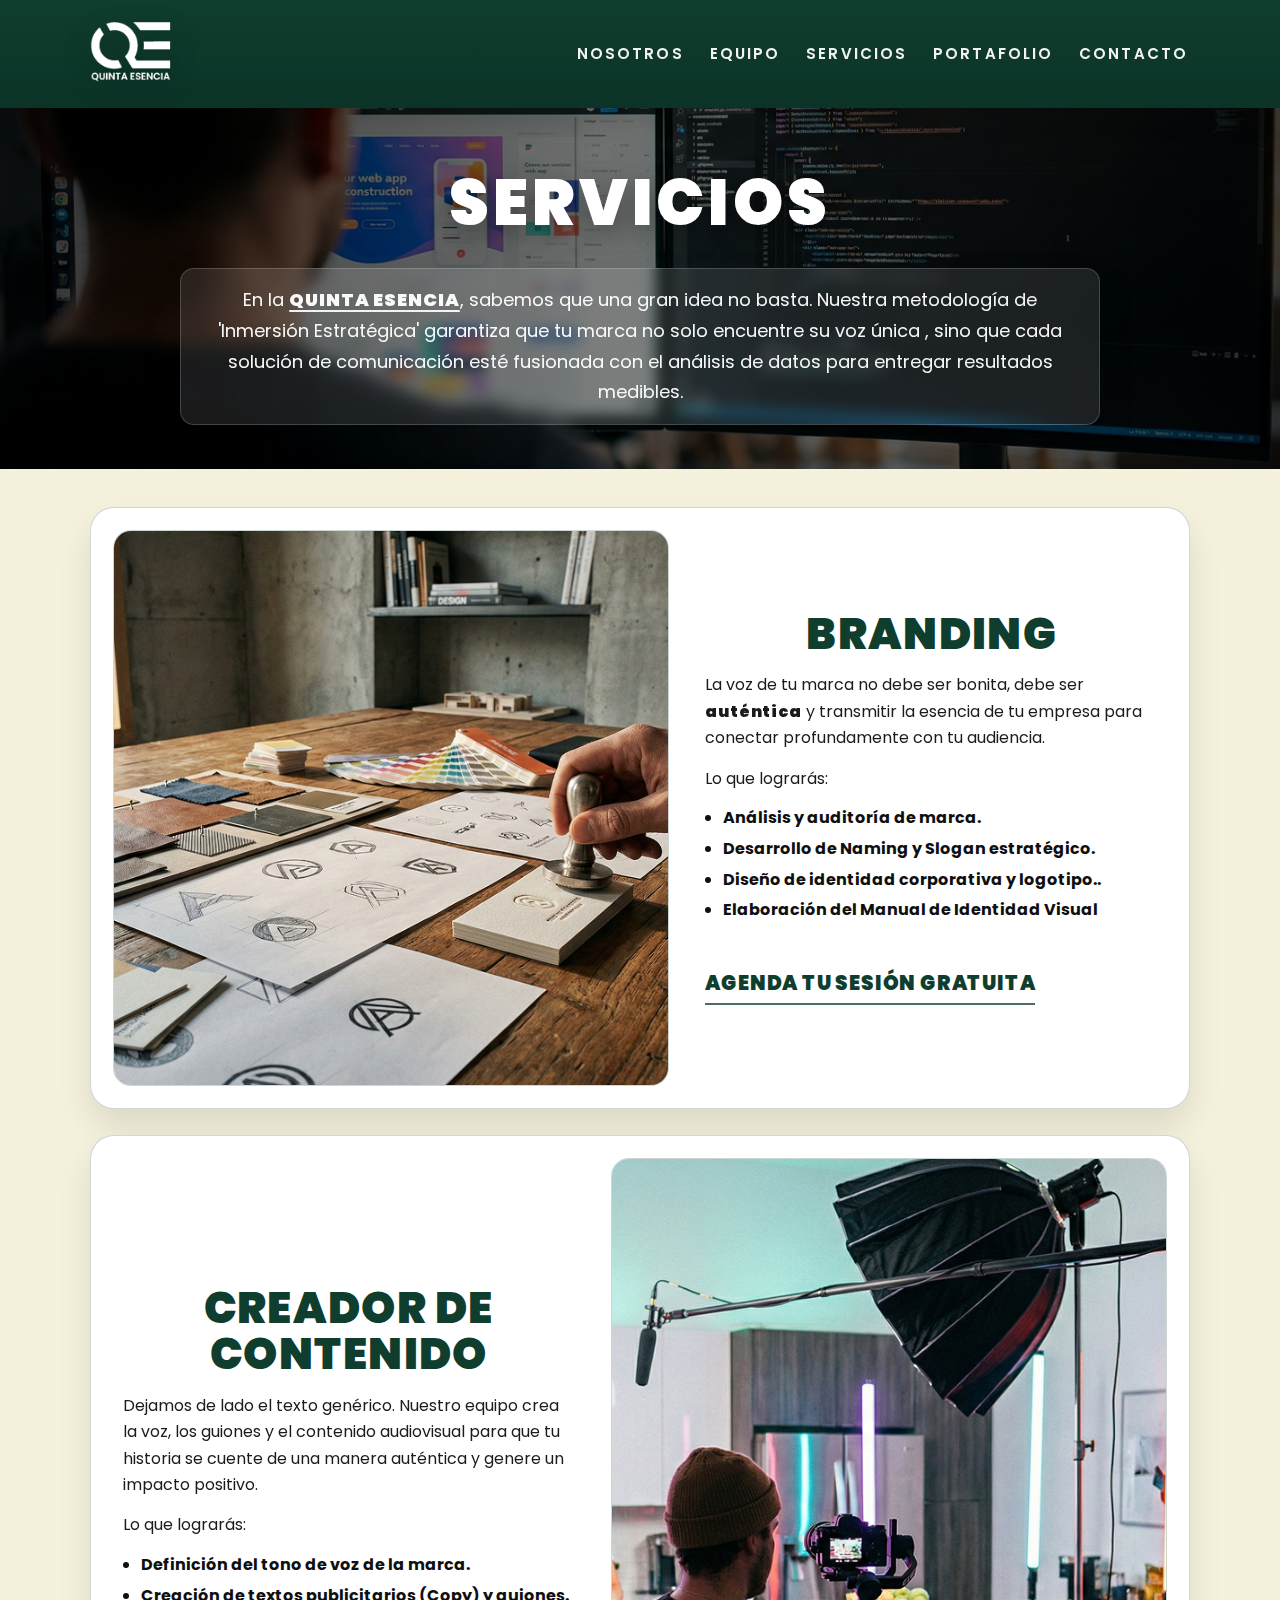
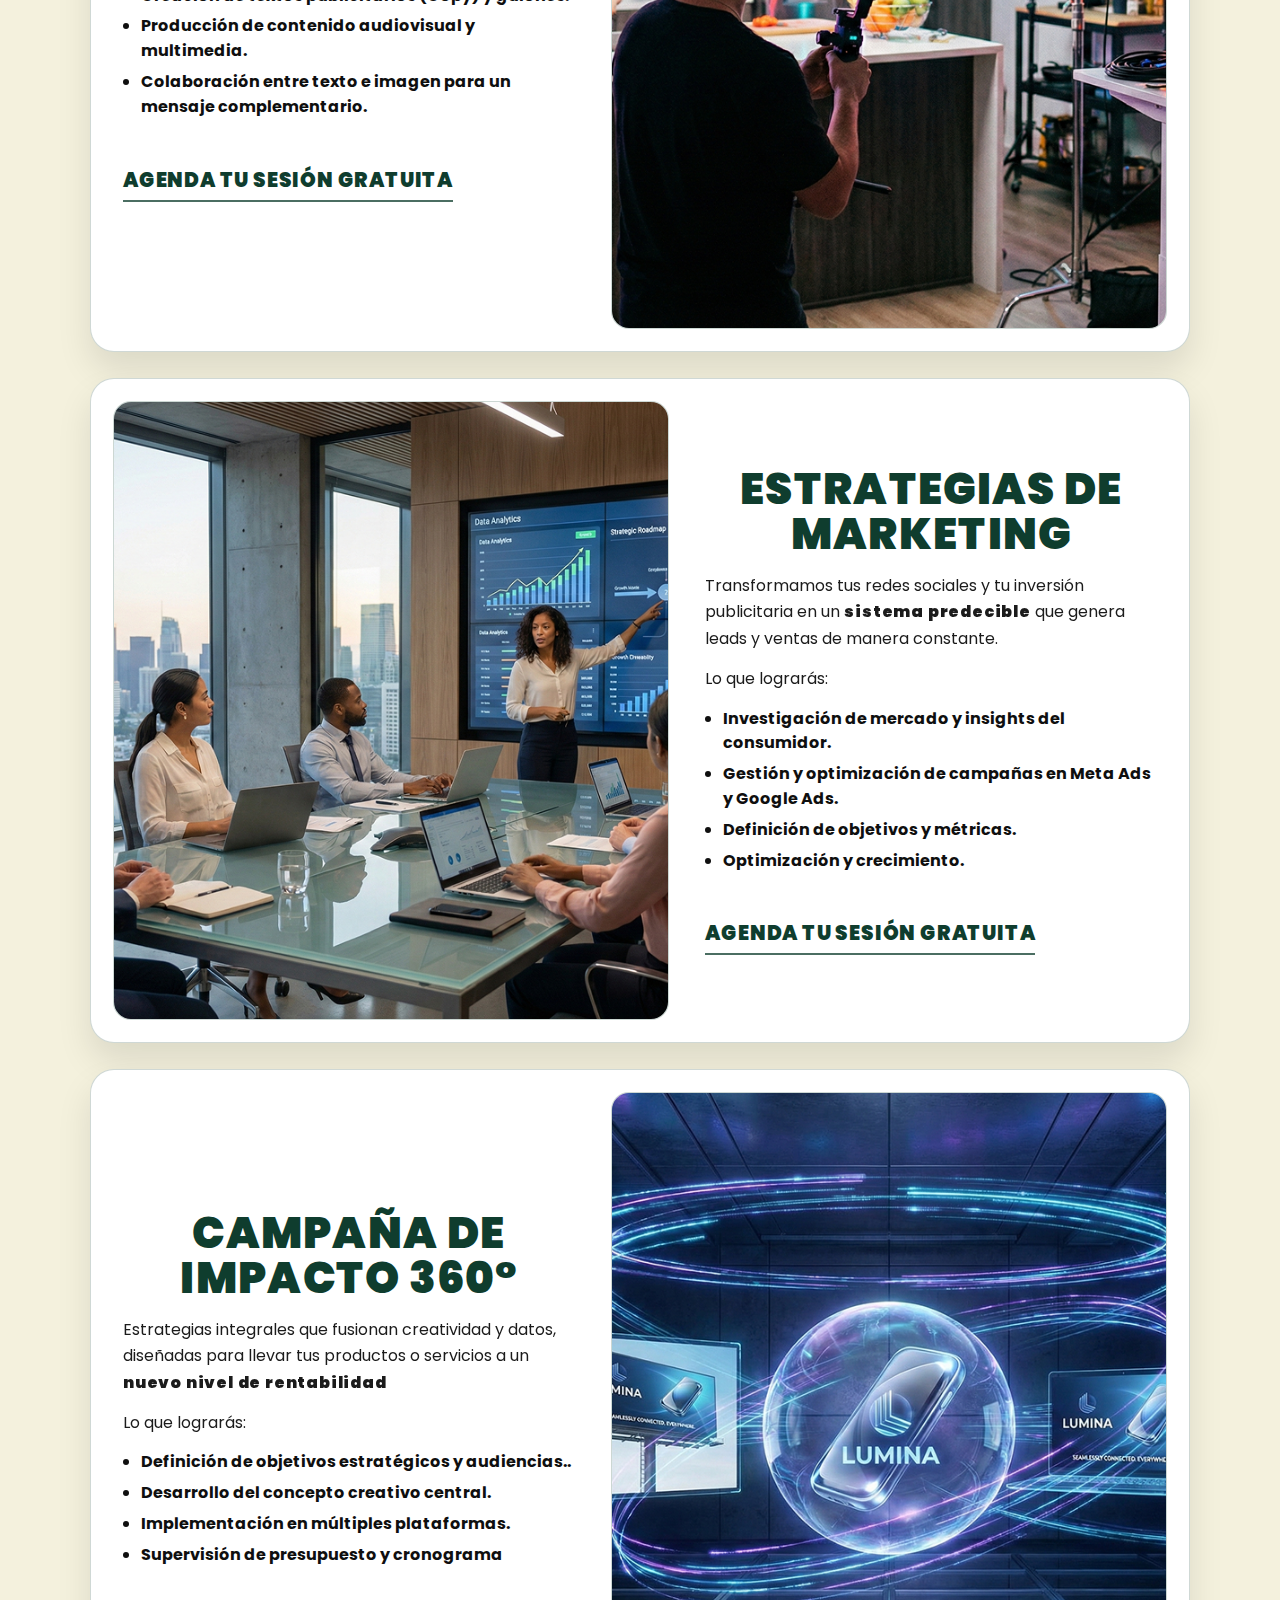
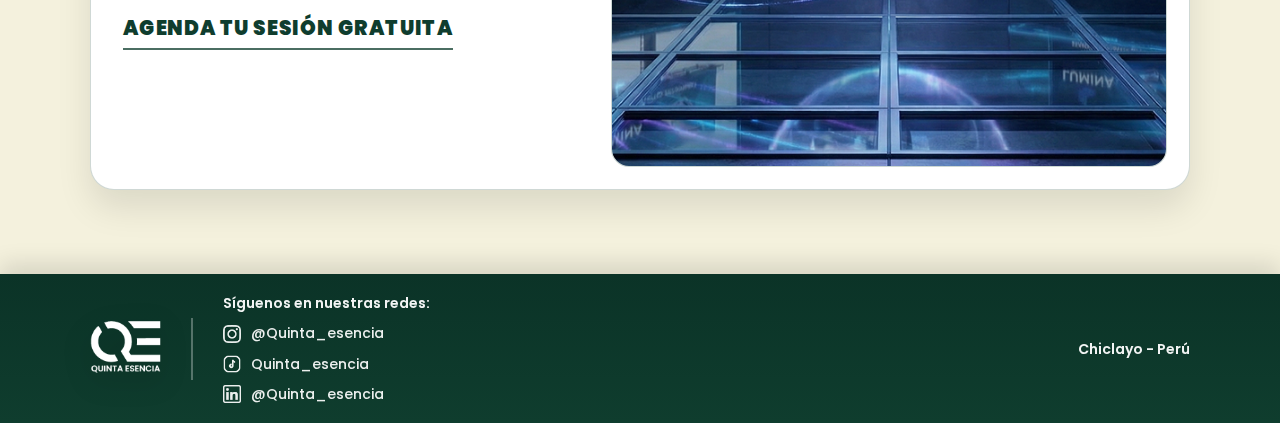
<file: servicios.html>
<!DOCTYPE html>
<html lang="es">

<head>
    <meta charset="UTF-8" />
    <meta name="viewport" content="width=device-width, initial-scale=1.0" />
    <title>Servicios</title>
    <link rel="preconnect" href="https://fonts.googleapis.com" />
    <link rel="preconnect" href="https://fonts.gstatic.com" crossorigin />
    <link href="https://fonts.googleapis.com/css2?family=Poppins:wght@300;400;500;600;700&display=swap"
        rel="stylesheet" />
    <link rel="stylesheet" href="Css/styles.css" />
    <link rel="stylesheet" href="Css/servicios.css" />
</head>

<body>

    <!-- HEADER -->
    <header class="header">
        <div class="container header-content">
            <a class="logo" href="index.html" aria-label="Quinta Esencia">
                <img src="Img/Logo.png" alt="Logo Quinta Esencia" />
            </a>

            <nav class="nav" aria-label="Menú principal">
                <ul>
                    <li><a href="nosotros.html">Nosotros</a></li>
                    <li><a href="equipo.html">Equipo</a></li>
                    <li><a href="servicios.html">Servicios</a></li>
                    <li><a href="portafolio.html">Portafolio</a></li>
                    <li><a href="contacto.html">Contacto</a></li>
                </ul>
            </nav>
        </div>
    </header>
    <main class="servicios">

        <!-- HERO SERVICIOS -->
        <section class="servicios-hero">
            <img src="Img/servicioPrin.png" alt="" class="servicios-hero-bg">
            <div class="servicios-hero-overlay"></div>

            <div class="container servicios-hero-content">
                <h1 class="servicios-hero-title">SERVICIOS</h1>
                <p class="servicios-hero-text">
                    En la <span class="hero-highlight">QUINTA ESENCIA</span>, sabemos que una gran idea no basta.
                    Nuestra metodología de 'Inmersión
                    Estratégica' garantiza que tu marca no solo encuentre su voz única , sino que cada solución de
                    comunicación esté fusionada con el análisis de datos para entregar resultados medibles.
                </p>
            </div>
        </section>

        <!-- LISTA DE SERVICIOS -->
        <section class="servicios-list">
            <div class="container servicios-grid">

                <!-- 1: BRANDING (imagen izquierda / texto derecha) -->
                <article class="servicio-card servicio-card--img-left">
                    <div class="servicio-img">
                        <img src="Img/branding.png" alt="Branding">
                    </div>

                    <div class="servicio-info">
                        <h2>BRANDING</h2>
                        <p>
                            La voz de tu marca no debe ser bonita, debe ser <span
                                class="hero-highlight">auténtica</span> y transmitir la esencia de tu
                            empresa para conectar profundamente con tu audiencia.
                        </p>
                        <p class="servicio-label">Lo que lograrás:</p>
                        <ul>
                            <li>Análisis y auditoría de marca.</li>
                            <li>Desarrollo de Naming y Slogan estratégico.</li>
                            <li>Diseño de identidad corporativa y logotipo..</li>
                            <li>Elaboración del Manual de Identidad Visual</li>
                        </ul>

                        <a class="servicio-cta" href="contacto.html">AGENDA TU SESIÓN GRATUITA</a>
                    </div>
                </article>

                <!-- 2: CREADOR DE CONTENIDO (texto izquierda / imagen derecha) -->
                <article class="servicio-card servicio-card--img-right">
                    <div class="servicio-info">
                        <h2>CREADOR DE CONTENIDO</h2>
                        <p>
                            Dejamos de lado el texto genérico. Nuestro equipo crea la voz, los guiones y el contenido
                            audiovisual para que tu historia se cuente de una manera auténtica y genere un impacto
                            positivo.
                        </p>
                        <p class="servicio-label">Lo que lograrás:</p>
                        <ul>
                            <li>Definición del tono de voz de la marca.</li>
                            <li>Creación de textos publicitarios (Copy) y guiones.</li>
                            <li>Producción de contenido audiovisual y multimedia.</li>
                            <li>Colaboración entre texto e imagen para un mensaje complementario.</li>
                        </ul>

                        <a class="servicio-cta" href="contacto.html">AGENDA TU SESIÓN GRATUITA</a>
                    </div>

                    <div class="servicio-img">
                        <img src="Img/contenido.png" alt="Creador de contenido">
                    </div>
                </article>

                <!-- 3: ESTRATEGIAS DE MARKETING (imagen izquierda / texto derecha) -->
                <article class="servicio-card servicio-card--img-left">
                    <div class="servicio-img">
                        <img src="Img/marketing.png" alt="Estrategias de marketing">
                    </div>

                    <div class="servicio-info">
                        <h2>ESTRATEGIAS DE MARKETING</h2>
                        <p>
                            Transformamos tus redes sociales y tu inversión publicitaria en un <span
                                class="hero-highlight">sistema predecible</span> que genera leads y ventas de manera
                            constante.
                        </p>
                        <p class="servicio-label">Lo que lograrás:</p>
                        <ul>
                            <li>Investigación de mercado y insights del consumidor.</li>
                            <li>Gestión y optimización de campañas en Meta Ads y Google Ads.</li>
                            <li>Definición de objetivos y métricas.</li>
                            <li>Optimización y crecimiento.</li>
                        </ul>

                        <a class="servicio-cta" href="contacto.html">AGENDA TU SESIÓN GRATUITA</a>
                    </div>
                </article>

                <!-- 4: CAMPAÑA DE IMPACTO 360° (texto izquierda / imagen derecha) -->
                <article class="servicio-card servicio-card--img-right">
                    <div class="servicio-info">
                        <h2>CAMPAÑA DE IMPACTO 360°</h2>
                        <p>
                            Estrategias integrales que fusionan creatividad y datos, diseñadas para llevar tus productos
                            o servicios a un <span class="hero-highlight">nuevo nivel de rentabilidad</span>
                        </p>
                        <p class="servicio-label">Lo que lograrás:</p>
                        <ul>
                            <li>Definición de objetivos estratégicos y audiencias..</li>
                            <li>Desarrollo del concepto creativo central.</li>
                            <li>Implementación en múltiples plataformas.</li>
                            <li>Supervisión de presupuesto y cronograma</li>
                        </ul>

                        <a class="servicio-cta" href="contacto.html">AGENDA TU SESIÓN GRATUITA</a>
                    </div>

                    <div class="servicio-img">
                        <img src="Img/campaña.png" alt="Campaña de impacto 360">
                    </div>
                </article>

            </div>
        </section>

    </main>


    <!-- FOOTER -->
    <footer class="footer">
        <div class="container footer-content">

            <div class="footer-left">
                <img class="footer-logo" src="Img/Logo.png" alt="Logo Quinta Esencia" />
            </div>

            <!-- separador vertical -->
            <div class="footer-divider" aria-hidden="true"></div>

            <div class="footer-mid">
                <p class="footer-title">Síguenos en nuestras redes:</p>

                <ul class="social">
                    <li>
                        <a href="#" aria-label="Instagram">
                            <img src="Img/instagram.png" alt="" class="social-icon">
                            @Quinta_esencia
                        </a>
                    </li>
                    <li>
                        <a href="#" aria-label="TikTok">
                            <img src="Img/tiktok.png" alt="" class="social-icon">
                            Quinta_esencia
                        </a>
                    </li>
                    <li>
                        <a href="#" aria-label="LinkedIn">
                            <img src="Img/linkedin.png" alt="" class="social-icon">
                            @Quinta_esencia
                        </a>
                    </li>
                </ul>
            </div>

            <div class="footer-right">
                <p class="footer-place">Chiclayo - Perú</p>
            </div>

        </div>
    </footer>

</body>

</html>
</file>
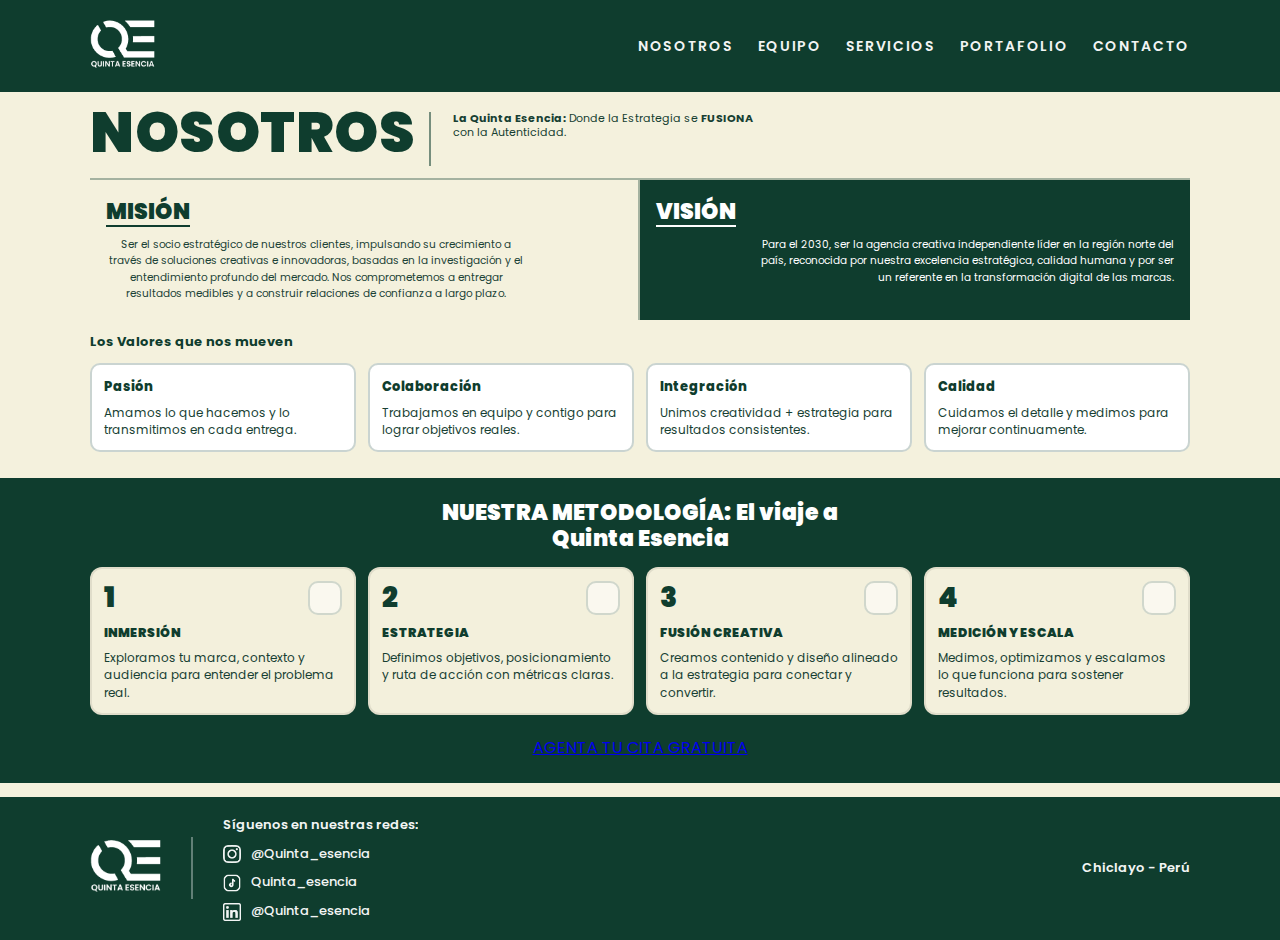
<file: ProyectLeidi/nosotros.html>
<!DOCTYPE html>
<html lang="es">

<head>
    <meta charset="UTF-8" />
    <meta name="viewport" content="width=device-width, initial-scale=1.0" />
    <title>Quinta Esencia</title>

    <link rel="preconnect" href="https://fonts.googleapis.com" />
    <link rel="preconnect" href="https://fonts.gstatic.com" crossorigin />
    <link href="https://fonts.googleapis.com/css2?family=Poppins:wght@300;400;500;600;700&display=swap"
        rel="stylesheet" />
    <link rel="stylesheet" href="Css/styles.css" />
    <link rel="stylesheet" href="Css/nosotros_main.css">
</head>

<body>

    <!-- HEADER -->
    <header class="header">
        <div class="container header-content">
            <a class="logo" href="index.html" aria-label="Quinta Esencia">
                <img src="Img/Logo.png" alt="Logo Quinta Esencia" />
            </a>

            <nav class="nav" aria-label="Menú principal">
                <ul>
                    <li><a href="nosotros.html">Nosotros</a></li>
                    <li><a href="equipo.html">Equipo</a></li>
                    <li><a href="servicios.html">Servicios</a></li>
                    <li><a href="portafolio.html">Portafolio</a></li>
                    <li><a href="contacto.html">Contacto</a></li>
                </ul>
            </nav>
        </div>
    </header>

   <main class="nosotros">

  <!-- CABECERA (IGUAL A LA IMAGEN) -->
  <section class="nosotros-head">
    <div class="container head-grid">
      <h1 class="head-title">NOSOTROS</h1>

      <div class="head-line" aria-hidden="true"></div>

      <p class="head-tag">
        <strong>La Quinta Esencia:</strong> Donde la Estrategia se <strong>FUSIONA</strong><br>
        con la Autenticidad.
      </p>
    </div>
  </section>

  <!-- MISIÓN / VISIÓN (IGUAL A LA IMAGEN) -->
  <section class="mv2">
    <div class="container mv2-grid">

      <article class="mv2-mision">
        <h2>MISIÓN</h2>
        <p>
          Ser el socio estratégico de nuestros clientes, impulsando su crecimiento a través de soluciones creativas e
          innovadoras, basadas en la investigación y el entendimiento profundo del mercado. Nos comprometemos a entregar
          resultados medibles y a construir relaciones de confianza a largo plazo.
        </p>
      </article>

      <article class="mv2-vision">
        <h2>VISIÓN</h2>
        <p>
          Para el 2030, ser la agencia creativa independiente líder en la región norte del país, reconocida por nuestra
          excelencia estratégica, calidad humana y por ser un referente en la transformación digital de las marcas.
        </p>
      </article>

    </div>
  </section>

  <!-- VALORES -->
  <section class="valores2">
    <div class="container">
      <h3 class="valores2-sub">Los Valores que nos mueven</h3>

      <div class="valores2-grid">
        <article class="valor2">
          <h4>Pasión</h4>
          <p>Amamos lo que hacemos y lo transmitimos en cada entrega.</p>
        </article>

        <article class="valor2">
          <h4>Colaboración</h4>
          <p>Trabajamos en equipo y contigo para lograr objetivos reales.</p>
        </article>

        <article class="valor2">
          <h4>Integración</h4>
          <p>Unimos creatividad + estrategia para resultados consistentes.</p>
        </article>

        <article class="valor2">
          <h4>Calidad</h4>
          <p>Cuidamos el detalle y medimos para mejorar continuamente.</p>
        </article>
      </div>
    </div>
  </section>

  <!-- METODOLOGÍA -->
  <section class="metodo">
    <div class="container">
      <h2 class="metodo-title">NUESTRA METODOLOGÍA: El viaje a<br>Quinta Esencia</h2>

      <div class="metodo-grid">
        <article class="paso">
          <div class="paso-top">
            <span class="paso-num">1</span>
            <div class="paso-icon" aria-hidden="true"></div>
          </div>
          <h3 class="paso-title">INMERSIÓN</h3>
          <p>Exploramos tu marca, contexto y audiencia para entender el problema real.</p>
        </article>

        <article class="paso">
          <div class="paso-top">
            <span class="paso-num">2</span>
            <div class="paso-icon" aria-hidden="true"></div>
          </div>
          <h3 class="paso-title">ESTRATEGIA</h3>
          <p>Definimos objetivos, posicionamiento y ruta de acción con métricas claras.</p>
        </article>

        <article class="paso">
          <div class="paso-top">
            <span class="paso-num">3</span>
            <div class="paso-icon" aria-hidden="true"></div>
          </div>
          <h3 class="paso-title">FUSIÓN CREATIVA</h3>
          <p>Creamos contenido y diseño alineado a la estrategia para conectar y convertir.</p>
        </article>

        <article class="paso">
          <div class="paso-top">
            <span class="paso-num">4</span>
            <div class="paso-icon" aria-hidden="true"></div>
          </div>
          <h3 class="paso-title">MEDICIÓN Y ESCALA</h3>
          <p>Medimos, optimizamos y escalamos lo que funciona para sostener resultados.</p>
        </article>
      </div>

      <div class="metodo-cta">
        <a class="btn-primary" href="contacto.html">AGENTA TU CITA GRATUITA</a>
      </div>
    </div>
  </section>

</main>

    <!-- FOOTER -->
    <footer class="footer">
        <div class="container footer-content">

            <div class="footer-left">
                <img class="footer-logo" src="Img/Logo.png" alt="Logo Quinta Esencia" />
            </div>

            <!-- separador vertical -->
            <div class="footer-divider" aria-hidden="true"></div>

            <div class="footer-mid">
                <p class="footer-title">Síguenos en nuestras redes:</p>

                <ul class="social">
                    <li>
                        <a href="#" aria-label="Instagram">
                            <img src="Img/instagram.png" alt="" class="social-icon">
                            @Quinta_esencia
                        </a>
                    </li>
                    <li>
                        <a href="#" aria-label="TikTok">
                            <img src="Img/tiktok.png" alt="" class="social-icon">
                            Quinta_esencia
                        </a>
                    </li>
                    <li>
                        <a href="#" aria-label="LinkedIn">
                            <img src="Img/linkedin.png" alt="" class="social-icon">
                            @Quinta_esencia
                        </a>
                    </li>
                </ul>
            </div>

            <div class="footer-right">
                <p class="footer-place">Chiclayo - Perú</p>
            </div>

        </div>
    </footer>

</body>

</html>
</file>
<file: Css/styles.css>
/* =========================
   HEADER + FOOTER (GLOBAL)
   Reutilizable en todas las páginas
   ========================= */

:root{
  --green:#0f3d2e;
  --green-2:#0b3327;
  --cream:#f4f1dd;
  --white:#ffffff;

  --shadow: 0 10px 25px rgba(0,0,0,.18);
  --shadow-soft: 0 16px 40px rgba(0,0,0,.16);

  --radius: 14px;
  --header-h: 92px; /* útil si luego haces secciones que calculen header */
}

/* Reset básico */
*{ margin:0; padding:0; box-sizing:border-box; font-family:'Poppins', sans-serif; }
body{ background: var(--cream); color: var(--green); line-height:1.6; }

.container{
  width:min(1100px, 92%);
  margin-inline:auto;
}

/* =========================
   Animación global (una sola “línea” visual)
   ========================= */
@keyframes fadeSlide{
  from{ opacity:0; transform: translateY(-10px); }
  to{ opacity:1; transform: translateY(0); }
}

@keyframes sheen{
  0%{ transform: rotate(18deg) translateX(-70%); opacity:0; }
  15%{ opacity:.9; }
  35%{ transform: rotate(18deg) translateX(70%); opacity:0; }
  100%{ opacity:0; }
}

/* =========================
   HEADER
   ========================= */
.header{
  background: linear-gradient(180deg, var(--green), var(--green-2));
  padding: 14px 0;
  position: sticky;   /* ✅ se queda arriba en scroll */
  top: 0;
  z-index: 999;
  box-shadow: 0 10px 22px rgba(0,0,0,.14);
  overflow: hidden;
}

/* brillo sutil que pasa */
.header::after{
  content:"";
  position:absolute;
  inset:-60%;
  background: linear-gradient(90deg, transparent, rgba(255,255,255,.10), transparent);
  transform: rotate(18deg) translateX(-70%);
  animation: sheen 6s ease-in-out infinite;
  pointer-events:none;
  opacity:.7;
}

.header-content{
  display:flex;
  align-items:center;
  justify-content:space-between;
  gap: 16px;
  animation: fadeSlide .7s ease both;
}

/* Logo */
.logo{
  display:flex;
  align-items:center;
  gap: 10px;
}

.logo img{
  height: 80px;
  width:auto;
  display:block;
  filter: drop-shadow(0 10px 14px rgba(0,0,0,.18));
  transition: transform .2s ease, filter .2s ease;
}

.logo:hover img{
  transform: translateY(-1px) scale(1.01);
  filter: drop-shadow(0 14px 18px rgba(0,0,0,.22));
}

/* Nav */
.nav ul{
  list-style:none;
  display:flex;
  gap: 22px;
  align-items:center;
  flex-wrap: wrap;
  justify-content: flex-end;
}

.nav a{
  position: relative;
  color:#fff;
  text-decoration:none;
  font-weight: 600;
  font-size: 15px;              /* ⬅ antes 13px */
  letter-spacing: .14em;        /* acompaña al logo */
  text-transform: uppercase;
  opacity: .95;
  padding: 10px 2px;            /* más área clicable */
  transition: opacity .2s ease, transform .2s ease;
}


/* subrayado animado */
.nav a::after{
  content:"";
  position:absolute;
  left: 0;
  bottom: 2px;
  width: 0%;
  height: 2px;
  background: rgba(255,255,255,.85);
  border-radius: 99px;
  transition: width .25s ease;
}

.nav a:hover{
  opacity: 1;
  transform: translateY(-1px);
}

.nav a:hover::after{
  width: 100%;
}

/* estado activo si usas aria-current="page" */
.nav a[aria-current="page"]{
  opacity: 1;
}
.nav a[aria-current="page"]::after{
  width: 100%;
}

/* =========================
   FOOTER
   ========================= */
.footer{
  background: linear-gradient(180deg, var(--green-2), var(--green));
  color:#fff;
  padding: 18px 0;
  margin-top: 18px;
  box-shadow: 0 -10px 22px rgba(0,0,0,.12);
  overflow:hidden;
}

.footer-content{
  display:grid;
  grid-template-columns: auto 18px 1fr auto;
  align-items:center;
  gap: 22px;
  min-height: 92px;
  animation: fadeSlide .75s ease both;
}

/* Logo */
.footer-logo{
  height: 70px;
  width:auto;
  display:block;
  filter: drop-shadow(0 10px 14px rgba(0,0,0,.18));
}

/* divisor */
.footer-divider{
  width: 2px;
  height: 62px;
  background: rgba(255,255,255,.30);
  justify-self:center;
}

/* centro */
.footer-mid{
  display:flex;
  flex-direction:column;
  gap: 8px;
}

.footer-title{
  font-size: 14px;
  font-weight: 600;
  opacity: .95;
}

/* redes */
.social{
  list-style:none;
  display:flex;
  flex-direction:column;
  gap: 8px;
}

.social a{
  display:flex;
  align-items:center;
  gap: 10px;
  color:#fff;
  text-decoration:none;
  font-size: 14px;
  font-weight: 500;
  opacity: .92;
  transition: opacity .2s ease, transform .2s ease;
}

.social a:hover{
  opacity: 1;
  transform: translateX(2px);
}

.social-icon{
  width: 18px;
  height: 18px;
  object-fit: contain;
  flex: 0 0 18px;
}

/* ubicación */
.footer-place{
  text-align:right;
  font-size: 14px;
  font-weight: 600;
  opacity: .95;
}
/* =========================
   BOTONES (GLOBAL - PARA TODAS LAS PÁGINAS)
   ========================= */
.btn,
.btn-primary,
.btn-secondary{
  position: relative;
  display: inline-flex;
  align-items: center;
  justify-content: center;

  padding: 14px 30px;
  border-radius: 12px;

  background: var(--green);
  color: #fff;

  font-size: 14px;
  font-weight: 900;
  letter-spacing: .08em;
  text-transform: uppercase;
  text-decoration: none;

  box-shadow: 0 14px 32px rgba(0,0,0,.18);
  cursor: pointer;
  overflow: hidden;

  transition:
    transform .25s ease,
    box-shadow .25s ease,
    filter .25s ease;
}

/* brillo animado */
.btn::after,
.btn-primary::after,
.btn-secondary::after{
  content:"";
  position:absolute;
  inset:-40%;
  background: linear-gradient(90deg, transparent, rgba(255,255,255,.28), transparent);
  transform: rotate(22deg) translateX(-70%);
  animation: btnSheen 3.8s ease-in-out infinite;
  pointer-events:none;
}

.btn:hover,
.btn-primary:hover,
.btn-secondary:hover{
  transform: translateY(-2px) scale(1.04);
  box-shadow: 0 18px 42px rgba(0,0,0,.24);
  filter: brightness(1.05);
}

.btn:active,
.btn-primary:active,
.btn-secondary:active{
  transform: translateY(0) scale(.98);
  box-shadow: 0 10px 24px rgba(0,0,0,.18);
}

@keyframes btnSheen{
  0%{ transform: rotate(22deg) translateX(-70%); opacity:0; }
  15%{ opacity:1; }
  35%{ transform: rotate(22deg) translateX(70%); opacity:0; }
  100%{ opacity:0; }
}


/* =========================
   RESPONSIVE
   ========================= */
   @media (min-width: 1440px){
  .nav a{ font-size: 16px; }
}

@media (max-width: 860px){
  .header-content{
    flex-direction: column;
    gap: 10px;
  }

  .nav ul{
    justify-content:center;
    gap: 10px 16px;
  }
}

@media (max-width: 768px){
  .footer-content{
    grid-template-columns: 1fr;
    gap: 14px;
    text-align:center;
  }

  .footer-divider{ display:none; }
  .footer-logo{ margin: 0 auto; }
  .footer-place{ text-align:center; }
  .social a{ justify-content:center; }
}

/* =========================
   Accesibilidad
   ========================= */
@media (prefers-reduced-motion: reduce){
  *{ animation:none !important; transition:none !important; }
}
</file>
<file: Css/section.css>
/* =========================
   MAIN
   ========================= */
main{
  width: 100%;
  overflow-x: hidden;
  animation: fadeUp .8s ease both;
}

/* =========================
   HERO
   ========================= */
.hero{
  position: relative;
  min-height: clamp(300px, 45vw, 420px);
  display: flex;
  align-items: center;
  justify-content: center;
  overflow: hidden;
}

.hero-bg{
  position:absolute;
  inset:0;
  width:100%;
  height:100%;
  object-fit:cover;
  z-index:0;
  transform: scale(1.08);
  animation: heroZoom 1.2s ease forwards;
}

.hero-overlay{
  position:absolute;
  inset:0;
  background: linear-gradient(
    to bottom,
    rgba(0,0,0,.55),
    rgba(0,0,0,.35)
  );
  z-index:1;
}

.hero-content{
  position: relative;
  z-index: 2;
  display: flex;
  flex-direction: column;
  align-items: center;
  text-align: center;
  gap: 22px;
  padding: 40px 6%;
}

/* Caja tipo vidrio */
.hero-quote{
  max-width: 860px;
  padding: 18px 26px;
  background: rgba(255,255,255,.08);
  backdrop-filter: blur(6px);
  border-radius: 12px;
  box-shadow: 0 16px 32px rgba(0,0,0,.18);
  animation: fadeUp .9s ease .2s both;
}

.hero h2{
  color:#fff;
  font-size: clamp(18px, 2.6vw, 22px);
  font-weight: 600;
  line-height: 1.5;
}

/* =========================
   BOTÓN GLOBAL (UNIFICADO)
   ========================= */
.btn,
.btn-primary,
.btn-secondary{
  position: relative;
  display: inline-flex;
  align-items: center;
  justify-content: center;

  padding: 14px 30px;
  border-radius: 12px;

  background: var(--green);
  color: #fff;

  font-size: 14px;
  font-weight: 900;
  letter-spacing: .08em;
  text-transform: uppercase;
  text-decoration: none;

  box-shadow: 0 14px 32px rgba(0,0,0,.18);
  cursor: pointer;
  overflow: hidden;

  transition:
    transform .25s ease,
    box-shadow .25s ease,
    filter .25s ease;
}

/* Brillo animado */
.btn::after,
.btn-primary::after,
.btn-secondary::after{
  content:"";
  position:absolute;
  inset:-40%;
  background: linear-gradient(
    90deg,
    transparent,
    rgba(255,255,255,.28),
    transparent
  );
  transform: rotate(22deg) translateX(-70%);
  animation: btnSheen 3.8s ease-in-out infinite;
  pointer-events:none;
}

/* Hover */
.btn:hover,
.btn-primary:hover,
.btn-secondary:hover{
  transform: translateY(-2px) scale(1.04);
  box-shadow: 0 18px 42px rgba(0,0,0,.24);
  filter: brightness(1.05);
}

/* Active */
.btn:active,
.btn-primary:active,
.btn-secondary:active{
  transform: translateY(0) scale(.98);
  box-shadow: 0 10px 24px rgba(0,0,0,.18);
}

/* =========================
   FUSIÓN
   ========================= */
.fusion{
  padding: clamp(40px, 6vw, 60px) 0 32px;
  text-align: center;
}

.fusion-inner{
  max-width: 900px;
  margin-inline: auto;
  animation: fadeUp .8s ease both;
}

.fusion h2{
  font-size: clamp(20px, 3vw, 24px);
  font-weight: 900;
  letter-spacing: .05em;
  margin-bottom: 14px;
}

.fusion p{
  font-size: 15px;
  color: #143f33;
  line-height: 1.7;
  opacity: .95;
}

/* =========================
   VALORES
   ========================= */
.valores{
  padding: 24px 0 50px;
}

.valores-grid{
  display: grid;
  grid-template-columns: repeat(2, 1fr);
  gap: 26px;
  margin-top: 26px;
}

.card{
  border-radius: 12px;
  padding: 24px 22px;
  text-align: center;
  box-shadow: 0 16px 32px rgba(0,0,0,.10);
  transition: transform .25s ease, box-shadow .25s ease;
  animation: fadeUp .9s ease both;
}

.card:hover{
  transform: translateY(-4px);
  box-shadow: 0 22px 40px rgba(0,0,0,.14);
}

.card h3{
  font-size: 16px;
  font-weight: 900;
  letter-spacing: .04em;
  margin-bottom: 10px;
}

.card p{
  font-size: 14px;
  line-height: 1.65;
  opacity: .95;
}

.card-light{
  background: #ffffff;
  color: var(--green);
}

.card-dark{
  background: #0a4b3c;
  color: #ffffff;
}

/* =========================
   CTA CENTER
   ========================= */
.cta-center{
  text-align: center;
  margin-top: 28px;
  animation: fadeUp .9s ease both;
}

/* =========================
   RESPONSIVE
   ========================= */
@media (max-width: 900px){
  .hero{
    min-height: 300px;
  }
}

@media (max-width: 768px){
  .valores-grid{
    grid-template-columns: 1fr;
  }

  .hero-quote{
    padding: 16px 20px;
  }
}

/* =========================
   ANIMACIONES
   ========================= */
@keyframes fadeUp{
  from{ opacity:0; transform: translateY(16px); }
  to{ opacity:1; transform: translateY(0); }
}

@keyframes heroZoom{
  from{ transform: scale(1.15); }
  to{ transform: scale(1.08); }
}

@keyframes btnSheen{
  0%{ transform: rotate(22deg) translateX(-70%); opacity:0; }
  15%{ opacity:1; }
  35%{ transform: rotate(22deg) translateX(70%); opacity:0; }
  100%{ opacity:0; }
}

/* Accesibilidad */
@media (prefers-reduced-motion: reduce){
  *{ animation:none!important; transition:none!important; }
}
</file>
<file: ProyectLeidi/Css/styles.css>
:root{
  --green:#0f3d2e;
  --green-2:#0b3327;
  --cream:#f4f1dd;
  --white:#ffffff;
  --shadow: 0 10px 25px rgba(0,0,0,.18);
}

*{
  margin:0;
  padding:0;
  box-sizing:border-box;
  font-family:'Poppins', sans-serif;
}

body{
  background: var(--cream);
  color: var(--green);
  line-height:1.6;
}

.container{
  width:min(1100px, 92%);
  margin-inline:auto;
}

/* ================= HEADER ================= */
.header{
  background: var(--green);
  padding: 14px 0;
}

.header-content{
  display:flex;
  align-items:center;
  justify-content:space-between;
  gap: 16px;
}

.logo img{
  height: 64px; /* Ajusta la altura del logo según sea necesario */
  width:auto;
  display:block;
}

.nav ul{
  list-style:none;
  display:flex;
  gap: 24px;
  align-items:center;
}

.nav a{
  color:#fff;
  text-decoration:none;
  font-weight:600;
  font-size: 14px;
  letter-spacing: .12em;
  text-transform: uppercase;
  opacity: .95;
}

.nav a:hover{
  opacity: .8;
}

/* ================= FOOTER ================= */
.footer{
  background: var(--green);
  color:#fff;
  padding: 18px 0;
  margin-top: 14px;
}

.footer-content{
  display:grid;
  grid-template-columns: auto 18px 1fr auto; /* logo | divisor | redes | lugar */
  align-items:center;
  gap: 22px;
  min-height: 92px;
}

/* Logo grande a la izquierda */
.footer-logo{
  height: 70px;   /* Ajusta la altura si tu logo es más grande */
  width:auto;
  display:block;
}

/* Línea vertical entre elementos */
.footer-divider{
  width: 2px;
  height: 62px;
  background: rgba(255,255,255,.35);
  justify-self:center;
}

/* Centro */
.footer-mid{
  display:flex;
  flex-direction:column;
  gap: 8px;
}

.footer-title{
  font-size: 13px;
  font-weight: 600;
  margin: 0;
  opacity: .95;
}

/* Redes sociales */
.social{
  list-style:none;
  display:flex;
  flex-direction:column;
  gap: 8px;
  margin:0;
  padding:0;
}

.social a{
  display:flex;
  align-items:center;
  gap: 10px;
  color:#fff;
  text-decoration:none;
  font-size: 13px;
  font-weight: 500;
  opacity: .95;
}

.social a:hover{
  opacity: .75;
}

.social-icon{
  width: 18px;
  height: 18px;
  object-fit: contain;
  flex: 0 0 18px;
}

/* Información de ubicación */
.footer-place{
  text-align:right;
  font-size: 13px;
  font-weight: 600;
  opacity: .95;
  margin: 0;
}

/* ================= RESPONSIVE ================= */
@media (max-width: 768px){
  .header-content{
    flex-direction:column;
    gap: 10px;
  }

  .nav ul{
    flex-wrap:wrap;
    justify-content:center;
    gap: 12px 16px;
  }

  .footer-content{
    grid-template-columns: 1fr;
    gap: 14px;
    text-align:center;
  }

  .footer-divider{
    display:none;
  }

  .footer-logo{
    margin: 0 auto;
  }

  .footer-place{
    text-align:center;
  }

  .social a{
    justify-content:center;
  }
}
</file>
<file: ProyectLeidi/Css/section.css>
/* ================= MAIN ================= */
main{
  width: 100%;
}

/* ================= HERO ================= */
.hero{
  position:relative;
  min-height: 360px;
  display:flex;
  align-items:center;
  overflow:hidden;
}

.hero-bg{
  position:absolute;
  inset:0;
  width:100%;
  height:100%;
  object-fit:cover;
  z-index:0;
}

.hero-overlay{
  position:absolute;
  inset:0;
  background: rgba(0,0,0,.45);
  z-index:1;
}

.hero-content{
  position:relative;
  z-index:2;
  display:flex;
  flex-direction:column;
  align-items:center;
  text-align:center;
  gap: 20px;
  padding: 32px 0;
}

.hero-quote{
  max-width: 820px;
  padding: 16px 20px;
  background: rgba(0,0,0,.22);
  border-radius: 6px;
}

.hero h2{
  color:#fff;
  font-size: 21px;
  font-weight: 600;
  line-height: 1.4; /* controla 2–3 líneas */
}

/* ================= BOTONES ================= */
.btn-primary{
  background: var(--green);
  color:#fff;
  padding: 13px 26px;
  border-radius: 8px;
  font-weight: 700;
  font-size: 13px;
  letter-spacing:.06em;
  text-decoration:none;
  display:inline-block;
  box-shadow: var(--shadow);
  text-transform: uppercase;
}

.btn-primary:hover{
  transform: translateY(-1px);
}

.btn-secondary{
  background: var(--green);
  color:#fff;
  padding: 12px 22px;
  border-radius: 999px;
  text-decoration:none;
  font-weight: 700;
  font-size: 13px;
  letter-spacing: .04em;
  display:inline-block;
  text-transform: uppercase;
  box-shadow: 0 10px 22px rgba(0,0,0,.14);
}

.btn-secondary:hover{
  transform: translateY(-1px);
}

/* ================= FUSIÓN ================= */
.fusion{
  padding: 44px 0 28px;
  text-align:center;
}

.fusion-inner{
  max-width: 880px;
}

.fusion h2{
  font-size: 22px;
  font-weight: 800;
  letter-spacing: .04em;
  margin-bottom: 12px;
}

.fusion p{
  font-size: 14.5px;
  font-weight: 400;
  color: #143f33;
  line-height: 1.65;
}

/* ================= VALORES ================= */
.valores{
  padding: 20px 0 38px;
}

.valores-grid{
  display:grid;
  grid-template-columns: 1fr 1fr;
  gap: 22px;
  margin-top: 20px;
}

.card{
  border-radius: 6px;
  padding: 20px;
  text-align:center;
  box-shadow: 0 10px 22px rgba(0,0,0,.08);
}

.card h3{
  font-size: 15.5px;
  font-weight: 800;
  letter-spacing: .03em;
  margin-bottom: 10px;
}

.card p{
  font-size: 13.8px;
  line-height: 1.6;
  opacity: .95;
}

.card-light{
  background: #ffffff;
  color: var(--green);
}

.card-dark{
  background: #0a4b3c;
  color: #ffffff;
}

/* ================= CTA ================= */
.cta-center{
  text-align:center;
  margin-top: 22px;
}

/* ================= RESPONSIVE ================= */
@media (max-width: 900px){
  .hero{
    min-height: 320px;
  }
}

@media (max-width: 768px){
  .hero h2{
    font-size: 18px;
  }

  .fusion p{
    font-size: 14px;
  }

  .valores-grid{
    grid-template-columns: 1fr;
  }
}
</file>
<file: Css/clientes.css>
/* =========================
   CLIENTES (IMG GRANDE + RESEÑA) - MEJORADO
   ========================= */

:root {
    --cream: #efe7d0;
    --green: #0f3d2e;
    --gold: #DDA329;
    --hero-bg: #8a7c61;

    --radius: 14px;
    --shadow: 0 18px 40px rgba(0, 0, 0, .16);
    --glass: rgba(255, 255, 255, .14);
    --glass-2: rgba(255, 255, 255, .08);
}

/* ----- MAIN ----- */
.clientes-main {
    background: var(--cream);
    padding: 54px 0 70px;
    font-family: "Poppins", sans-serif;
}

/* ----- Head ----- */
.clientes-head {
    width: min(1100px, 92%);
    margin: 0 auto 18px;
    text-align: center;
}

.clientes-head h1 {
    margin: 0;
    color: var(--green);
    font-weight: 900;
    line-height: 1.05;
    font-size: clamp(2.1rem, 4.3vw, 2.9rem);
    letter-spacing: .01em;
}

.clientes-head h1 span {
    display: block;
}

.clientes-head p {
    margin: 10px auto 0;
    max-width: 680px;
    color: #1a1a1a;
    opacity: .85;
    font-size: .95rem;
}

/* =========================
   HERO (Imagen grande)
   ========================= */
.clientes-hero {
    width: min(1100px, 92%);
    margin: 14px auto 0;
    overflow: hidden;
    border-radius: var(--radius);
    box-shadow: var(--shadow);
}

/* Track */
.clientes-hero-track {
    display: flex;
    transition: transform .75s cubic-bezier(.22, .75, .2, 1);
    will-change: transform;
}

/* Slide */
.hero-slide {
    min-width: 100%;
    position: relative;
}

.hero-img-box {
    height: 420px;
    background: transparent;
    display: grid;
    place-items: center;
    position: relative;
    overflow: hidden;
}



/* Decor: luz suave */
.hero-img-box::before {
    content: "";
    position: absolute;
    inset: -40%;
    background:
        radial-gradient(circle at 20% 25%, rgba(255, 255, 255, .22), transparent 50%),
        radial-gradient(circle at 80% 45%, rgba(0, 0, 0, .18), transparent 55%);
    opacity: .8;
    pointer-events: none;
    animation: heroGlow 7s ease-in-out infinite;
}

/* ✅ VIDRIO (panel glass) */
.hero-img-box::after {
    content: "";
    position: absolute;
    inset: 18px;
    border-radius: 18px;
    background: linear-gradient(135deg, var(--glass), var(--glass-2));
    border: 1px solid rgba(255, 255, 255, .22);
    backdrop-filter: blur(10px);
    -webkit-backdrop-filter: blur(10px);
    box-shadow: inset 0 1px 0 rgba(255, 255, 255, .18);
    pointer-events: none;
    animation: glassSheen 4.8s ease-in-out infinite;
}

/* ✅ IMAGEN MISMO TAMAÑO (SIN DEFORMAR) */
.hero-img {
    width: 520px;
    /* tamaño fijo */
    height: 320px;
    /* tamaño fijo */
    object-fit: contain;
    /* no deforma */
    z-index: 2;
    filter: drop-shadow(0 18px 24px rgba(0, 0, 0, .22));
    animation: floatLogo 3.8s ease-in-out infinite;
    transform-origin: center;
}

/* Ajuste para pantallas más pequeñas */
@media (max-width: 900px) {
    .hero-img-box {
        height: 320px;
    }

    .hero-img {
        width: 360px;
        height: 240px;
    }
}

@media (max-width: 420px) {
    .hero-img {
        width: 300px;
        height: 210px;
    }
}

/* =========================
   RESEÑA
   ========================= */
.clientes-review-area {
    width: min(1100px, 92%);
    margin: 16px auto 0;
}

.cliente-review-card {
    width: min(760px, 100%);
    margin: 0 auto;
    display: grid;
    grid-template-columns: 64px 1fr;
    gap: 12px;
    align-items: center;

    /* animación entrada */
    animation: reviewPop .7s ease both;
}

.avatar {
    width: 58px;
    height: 58px;
    border-radius: 50%;
    object-fit: cover;
    box-shadow: 0 12px 20px rgba(0, 0, 0, .15);
}

.review-box {
    background: #fff;
    border-radius: 12px;
    padding: 12px 14px;
    box-shadow: 0 12px 26px rgba(0, 0, 0, .12);
    position: relative;
    overflow: hidden;
}

/* brillo suave dentro de la caja */
.review-box::after {
    content: "";
    position: absolute;
    inset: -40%;
    background: linear-gradient(90deg, transparent, rgba(255, 255, 255, .30), transparent);
    transform: rotate(18deg) translateX(-70%);
    animation: reviewSheen 5.2s ease-in-out infinite;
    pointer-events: none;
    opacity: .6;
}

.review-top {
    display: flex;
    justify-content: space-between;
    align-items: center;
    gap: 10px;
    margin-bottom: 6px;
}

.review-name {
    font-size: .86rem;
    letter-spacing: .03em;
    color: #1a1a1a;
    font-weight: 800;
}

.review-text {
    margin: 0;
    font-size: .88rem;
    line-height: 1.55;
    color: #333;
}

.review-role {
    display: block;
    margin-top: 6px;
    font-size: .8rem;
    opacity: .75;
}

/* estrellas */
.stars {
    display: inline-flex;
    gap: 3px;
}

.star {
    width: 14px;
    height: 14px;
    display: inline-block;
    clip-path: polygon(50% 0%, 61% 35%, 98% 35%, 68% 57%, 79% 91%, 50% 70%, 21% 91%, 32% 57%, 2% 35%, 39% 35%);
    background: #d0d0d0;
}

.star.filled {
    background: var(--gold);
    filter: drop-shadow(0 3px 4px rgba(0, 0, 0, .15));
}

/* =========================
   CTA
   ========================= */
.clientes-cta {
    display: grid;
    place-items: center;
    margin-top: 18px;
}

.btn-clientes {
    background: var(--green);
    color: #fff;
    text-decoration: none;
    padding: 14px 28px;
    border-radius: 12px;
    font-weight: 900;
    letter-spacing: .04em;
    text-transform: uppercase;
    box-shadow: 0 14px 30px rgba(0, 0, 0, .18);
    transition: transform .2s ease, box-shadow .2s ease, filter .2s ease;
    position: relative;
    overflow: hidden;
}

.btn-clientes::after {
    content: "";
    position: absolute;
    inset: -40%;
    background: linear-gradient(90deg, transparent, rgba(255, 255, 255, .25), transparent);
    transform: rotate(20deg) translateX(-70%);
    animation: btnSheen 3.8s ease-in-out infinite;
    pointer-events: none;
}

.btn-clientes:hover {
    transform: translateY(-2px) scale(1.02);
    box-shadow: 0 18px 40px rgba(0, 0, 0, .22);
    filter: brightness(1.03);
}

/* =========================
   Responsive review
   ========================= */
@media (max-width: 900px) {
    .cliente-review-card {
        grid-template-columns: 1fr;
        text-align: center;
    }

    .avatar {
        margin: 0 auto;
    }

    .review-top {
        justify-content: center;
    }
}

/* =========================
   Animaciones
   ========================= */

@keyframes floatLogo {

    0%,
    100% {
        transform: translateY(0) scale(1);
    }

    50% {
        transform: translateY(-7px) scale(1.01);
    }
}

@keyframes heroGlow {

    0%,
    100% {
        transform: translateX(-2%) translateY(0);
        opacity: .75;
    }

    50% {
        transform: translateX(2%) translateY(-1%);
        opacity: .95;
    }
}

@keyframes glassSheen {
    0% {
        filter: none;
        opacity: .85;
    }

    50% {
        opacity: 1;
    }

    100% {
        opacity: .85;
    }
}

@keyframes reviewPop {
    from {
        opacity: 0;
        transform: translateY(10px);
    }

    to {
        opacity: 1;
        transform: translateY(0);
    }
}

@keyframes reviewSheen {
    0% {
        transform: rotate(18deg) translateX(-70%);
        opacity: 0;
    }

    15% {
        opacity: .7;
    }

    35% {
        transform: rotate(18deg) translateX(70%);
        opacity: 0;
    }

    100% {
        opacity: 0;
    }
}

@keyframes btnSheen {
    0% {
        transform: rotate(20deg) translateX(-70%);
        opacity: 0;
    }

    15% {
        opacity: 1;
    }

    35% {
        transform: rotate(20deg) translateX(70%);
        opacity: 0;
    }

    100% {
        opacity: 0;
    }
}

/* Accesibilidad */
@media (prefers-reduced-motion: reduce) {
    * {
        animation: none !important;
        transition: none !important;
    }
}
</file>
<file: Css/contacto.css>
/* =========================
   CTA MAIN – SESIÓN (BONITO + VIDRIO + FONDO FLEXIBLE)
   ========================= */

/* Fondo flexible: se adapta a header/footer */
.cta-main{
  position: relative;
  min-height: calc(100vh - var(--header-h, 0px) - var(--footer-h, 0px));
  padding: clamp(28px, 5vw, 70px) 0;
  overflow: hidden;
}

/* Fondo (parallax preparado para JS) */
.cta-bg{
  position: absolute;
  inset: 0;
  background-image: url('../Img/fondo2.png'); /* tu imagen */
  background-size: cover;
  background-position: center;
  filter: brightness(.85);
  z-index: 0;

  will-change: transform;
  transform: translateY(0) scale(1.06);
  transition: transform .12s linear;
}

/* capa oscura sutil para mejorar contraste general */
.cta-main::after{
  content:"";
  position:absolute;
  inset:0;
  background: rgba(0,0,0,.18);
  z-index: 1;
  pointer-events:none;
}

/* Contenedor */
.cta-wrap{
  position: relative;
  z-index: 2;
  width: min(1100px, 92%);
  margin: 0 auto;

  display: grid;
  grid-template-columns: 1.15fr .85fr;
  gap: clamp(22px, 4vw, 48px);
  align-items: center;
  padding: 0 3%;
}

/* =========================
   TEXTO (VIDRIO NEGRO)
   ========================= */
.cta-text{
  max-width: 660px;
  padding: 22px 22px;
  border-radius: 16px;

  background: rgba(0,0,0,.38);              /* vidrio oscuro */
  backdrop-filter: blur(10px);
  -webkit-backdrop-filter: blur(10px);

  border: 1px solid rgba(255,255,255,.12);
  box-shadow: 0 18px 40px rgba(0,0,0,.22);

  animation: riseIn .9s ease both;
}

.cta-text h1{
  font-size: clamp(2rem, 4vw, 2.6rem);
  font-weight: 900;
  color: #fff;
  line-height: 1.15;
  margin: 0 0 14px;
  text-transform: uppercase;
  text-shadow: 0 3px 18px rgba(0,0,0,.35);
}

.cta-text h1 span{
  display: block;
  color: rgba(255,255,255,.98);
}

.cta-sub{
  max-width: 520px;
  font-size: 1rem;
  line-height: 1.55;
  color: rgba(255,255,255,.88);
  margin: 0;

  text-shadow: 0 3px 18px rgba(0,0,0,.30);
  animation: fadeIn 1.1s ease .15s both;
}

/* =========================
   FORMULARIO
   ========================= */
.cta-form{
  background: #0f3d2e;
  padding: 34px 32px;
  border-radius: 18px;
  box-shadow: 0 22px 45px rgba(0,0,0,.25);
  display: grid;
  gap: 16px;

  animation: riseIn .9s ease .05s both;
}

.cta-form label{
  display: flex;
  flex-direction: column;
  font-size: .8rem;
  color: #fff;
  gap: 6px;
}

.cta-form input{
  border: none;
  border-radius: 10px;
  padding: 11px 12px;
  font-size: .92rem;
  outline: none;

  background: #fff;
  box-shadow: inset 0 1px 0 rgba(0,0,0,.06);
}

.cta-form input:focus{
  box-shadow: 0 0 0 3px rgba(221,163,41,.35);
}

.cta-form input::placeholder{
  color: #8c8c8c;
}

/* Botón */
.cta-form button{
  margin-top: 8px;
  padding: 12px;
  border: none;
  border-radius: 12px;
  background: #fff;
  color: #0f3d2e;
  font-weight: 900;
  letter-spacing: .04em;
  cursor: pointer;

  transition: transform .2s ease, box-shadow .2s ease, filter .2s ease;
}

.cta-form button:hover{
  transform: translateY(-2px);
  box-shadow: 0 12px 24px rgba(0,0,0,.25);
  filter: brightness(1.02);
}

.cta-form button:active{
  transform: translateY(0);
}

.cta-form small{
  font-size: .72rem;
  color: rgba(255,255,255,.72);
  text-align: center;
  margin-top: 4px;
}

/* =========================
   RESPONSIVE
   ========================= */
@media (max-width: 900px){
  .cta-wrap{
    grid-template-columns: 1fr;
    text-align: center;
  }

  .cta-text{
    margin: 0 auto;
  }

  .cta-sub{
    margin: 0 auto;
  }
}

/* =========================
   MODAL CONFIRMACIÓN
   ========================= */
.modal-overlay{
  position: fixed;
  inset: 0;
  background: rgba(0,0,0,.55);
  display: flex;
  align-items: center;
  justify-content: center;
  z-index: 9999;

  opacity: 0;
  pointer-events: none;
  transition: opacity .3s ease;
}

/* activo */
.modal-overlay.active{
  opacity: 1;
  pointer-events: auto;
}

.modal-box{
  background: rgba(255,255,255,.92);
  backdrop-filter: blur(10px);
  border-radius: 20px;
  padding: 36px 32px;
  max-width: 520px;
  width: 90%;
  text-align: center;

  box-shadow: 0 30px 60px rgba(0,0,0,.25);
  animation: modalIn .4s ease;
}

/* icono check */
.modal-icon{
  width: 78px;
  height: 78px;
  border-radius: 50%;
  margin: 0 auto 16px;

  border: 3px solid #0f3d2e;
  color: #0f3d2e;
  font-size: 2.6rem;
  font-weight: 900;

  display: flex;
  align-items: center;
  justify-content: center;
}

.modal-box h2{
  font-size: 1.4rem;
  color: #0f3d2e;
  font-weight: 900;
  margin-bottom: 14px;
}

.modal-text{
  font-size: .95rem;
  color: #1a1a1a;
  line-height: 1.5;
  margin-bottom: 14px;
}

.modal-text.small{
  font-size: .85rem;
  color: #333;
}

.modal-close{
  margin-top: 18px;
  padding: 12px 22px;
  border-radius: 10px;
  border: none;
  background: #0f3d2e;
  color: #fff;
  font-weight: 900;
  letter-spacing: .04em;
  cursor: pointer;
  transition: transform .2s ease, box-shadow .2s ease;
}

.modal-close:hover{
  transform: translateY(-2px);
  box-shadow: 0 12px 24px rgba(0,0,0,.25);
}

/* animación */
@keyframes modalIn{
  from{
    opacity: 0;
    transform: translateY(20px) scale(.96);
  }
  to{
    opacity: 1;
    transform: translateY(0) scale(1);
  }
}

@keyframes fadeIn{
  from{ opacity: 0; transform: translateY(18px); }
  to{ opacity: 1; transform: translateY(0); }
}

@keyframes riseIn{
  from{ opacity: 0; transform: translateY(18px); }
  to{ opacity: 1; transform: translateY(0); }
}

/* Accesibilidad */
@media (prefers-reduced-motion: reduce){
  *{ animation:none!important; transition:none!important; }
}
</file>
<file: Css/equipo.css>
/* =========================
   EQUIPO (IGUAL A LA FOTO + ANIMACIÓN)
   ========================= */

.equipo-main{
  background:#efe7d0;
  padding: 56px 0 74px;
  font-family: "Poppins", sans-serif;
}

.equipo-wrap{
  width: min(1100px, 92%);
  margin: 0 auto;
}

/* ---------- HEADER ---------- */
.equipo-head{
  text-align:center;
  margin-bottom: 22px;
}

.equipo-head h1{
  margin:0;
  font-weight: 900;
  color:#0f3d2e;
  line-height:1.05;
  font-size: clamp(2.4rem, 4.6vw, 3rem);
  letter-spacing:.01em;
}

.equipo-head h1 span{
  display:block;
  margin-top:6px;
}

.equipo-head p{
  margin: 10px auto 0;
  max-width: 720px;
  font-size: 1rem;
  line-height: 1.55;
  color:#0f3d2e;
  opacity:.85;
}

/* ---------- GRID ---------- */
.equipo-grid{
  position: relative;
  padding: 18px 0 10px;
  display:grid;
  grid-template-columns: repeat(3, 1fr);
  gap: 34px 36px;
  align-items:start;
}

/* Franja verde detrás de la fila superior */
.equipo-band{
  position:absolute;
  left: 0;
  right: 0;
  top: 82px;
  height: 474px;
  background:#0f3d2e;
  z-index:0;
  border-radius: 8px;
  overflow:hidden;
}

/* Diagonal inferior como la foto */
.equipo-band::after{
  content:"";
  position:absolute;
  left: -10%;
  right: -10%;
  bottom: -115px;
  height: 220px;
  background:#efe7d0;
  transform: rotate(-5deg);
}

/* ---------- TARJETAS ---------- */
.miembro{
  position: relative;
  z-index: 2;
  text-align: center;
  padding: 0 10px;

  opacity: 0;
  transform: translateY(18px);
  transition: opacity .7s ease, transform .7s ease;
}

/* reveal */
.miembro.is-visible{
  opacity: 1;
  transform: translateY(0);
}

/* Imagen tipo “poster” */
.miembro img{
  width: 165px;
  height: 165px;
  object-fit: cover;
  border-radius: 4px;
  margin: 0 auto 12px;
  box-shadow: 0 16px 26px rgba(0,0,0,.18);
  transition: transform .25s ease, box-shadow .25s ease, filter .25s ease;
}

/* Nombre */
.miembro h3{
  margin: 0 0 6px;
  font-size: 1.05rem;
  font-weight: 800;
  color:#0f3d2e;
}

/* Rol */
.miembro .rol{
  margin: 0 0 10px;
  font-size: .75rem;
  font-weight: 800;
  letter-spacing: .05em;
  text-transform: uppercase;
  color:#0f3d2e;
  opacity:.95;
}

/* Texto descripción */
.miembro .desc{
  margin: 0;
  font-size: .82rem;
  line-height: 1.55;
  color:#0f3d2e;
  opacity:.9;
  max-width: 300px;
  margin-inline:auto;
}

/* ========== Fila superior sobre franja verde (blanco legible) ========== */
.m-top h3,
.m-top .rol,
.m-top .desc{
      font-size: .85rem;
  opacity: .95;
  color:#ffffff;
}

.m-top .desc{
  opacity: .92;
}

/* Mejora de legibilidad sobre verde */
.m-top{
  text-shadow: 0 2px 10px rgba(0,0,0,.20);
}

/* Hover suave */
.miembro:hover img{
  transform: translateY(-3px) scale(1.02);
  box-shadow: 0 22px 34px rgba(0,0,0,.22);
  filter: contrast(1.03);
}

/* ---------- Segunda fila centrada (2) ---------- */
.miembro.m-bot:nth-of-type(4){
  grid-column: 1 / span 1;
  justify-self: center;
}
.miembro.m-bot:nth-of-type(5){
  grid-column: 3 / span 1;
  justify-self: center;
}

/* ---------- CTA ---------- */
.equipo-cta{
  display:grid;
  place-items:center;
  margin-top: 26px;
}

.btn-equipo{
  background:#0f3d2e;
  color:#fff;
  text-decoration:none;
  padding: 14px 28px;
  border-radius: 12px;
  font-weight: 900;
  letter-spacing:.04em;
  text-transform: uppercase;
  box-shadow: 0 14px 30px rgba(0,0,0,.18);
  transition: transform .2s ease, box-shadow .2s ease, filter .2s ease;
  position: relative;
  overflow:hidden;
}

.btn-equipo::after{
  content:"";
  position:absolute;
  inset:-40%;
  background: linear-gradient(90deg, transparent, rgba(255,255,255,.25), transparent);
  transform: rotate(20deg) translateX(-70%);
  animation: sheen 3.6s ease-in-out infinite;
}

.btn-equipo:hover{
  transform: translateY(-2px) scale(1.02);
  box-shadow: 0 18px 40px rgba(0,0,0,.22);
  filter: brightness(1.02);
}

/* ---------- RESPONSIVE ---------- */
@media (max-width: 900px){
  .equipo-grid{
    grid-template-columns: 1fr;
    gap: 26px;
  }

  .equipo-band{
    display:none; /* en móvil se oculta para no cortar */
  }

  /* en móvil todo vuelve a verde */
  .m-top h3,
  .m-top .rol,
  .m-top .desc{
    color:#0f3d2e;
    text-shadow:none;
  }

  .miembro.m-bot:nth-of-type(4),
  .miembro.m-bot:nth-of-type(5){
    grid-column:auto;
    justify-self: stretch;
  }
}

/* Accesibilidad */
@media (prefers-reduced-motion: reduce){
  .miembro, .miembro img, .btn-equipo::after{ transition:none!important; animation:none!important; }
}

/* animación botón */
@keyframes sheen{
  0%{ transform: rotate(20deg) translateX(-70%); opacity:0; }
  15%{ opacity:1; }
  35%{ transform: rotate(20deg) translateX(70%); opacity:0; }
  100%{ opacity:0; }
}
</file>
<file: Css/nosotros_main.css>
/* =========================
   NOSOTROS MAIN
   ========================= */
.nosotros{
  background: var(--cream);
  overflow-x: hidden;
}

/* =========================
   CABECERA
   ========================= */
.nosotros-head{
  padding: 22px 0 12px;
}

.head-grid{
  display:grid;
  grid-template-columns: auto 10px 1fr;
  align-items:flex-end;
  gap: 16px;
  animation: fadeUp .8s ease both;
}

.head-title{
  font-size: clamp(44px, 6vw, 72px);
  font-weight: 900;
  line-height: .92;
  letter-spacing: .01em;
  color: var(--green);
  margin: 0;
}

.head-line{
  width: 2px;
  height: 58px;
  background: var(--green);
  opacity: .9;
}

.head-tag{
  font-size: 15px;
  line-height: 1.4;
  color:#173f33;
  max-width: 460px;
  opacity: .92;
}

/* =========================
   MISIÓN / VISIÓN
   ========================= */
.mv2{
  padding: 0;
}

.mv2-grid{
  display:grid;
  grid-template-columns: 1fr 1fr;
  border-top: 2px solid var(--green);
  overflow: hidden;
  border-radius: 14px;
  box-shadow: 0 16px 34px rgba(0,0,0,.10);
  animation: fadeUp .8s ease .05s both;
}

/* MISIÓN */
.mv2-mision{
  background: #fffdf5;
  padding: 28px 36px 32px;
  padding-right: 72px;
  position: relative;
  z-index: 2;
  clip-path: polygon(0 0,100% 0,97.5% 100%,0 100%);
}

.mv2-mision::before{
  content:"";
  position:absolute;
  inset:-40%;
  background:
    radial-gradient(circle at 20% 25%, rgba(15,61,46,.10), transparent 55%),
    radial-gradient(circle at 80% 40%, rgba(0,0,0,.06), transparent 60%);
  pointer-events:none;
  opacity:.9;
}

.mv2-content-mision{
  position:relative;
  z-index:2;
  text-align: left;
}

.mv2-content-mision h2{
  font-size: clamp(22px, 2.4vw, 28px);
  font-weight: 900;
  color: var(--green);
  margin-bottom: 14px;
  text-decoration: underline;
  text-underline-offset: 6px;
  text-decoration-thickness: 2px;
}

.mv2-content-mision p{
  font-size: 16px;
  line-height: 1.65;
  color:#1b4337;
  margin: 0;
  opacity:.95;
}

/* VISIÓN */
.mv2-vision{
  background: linear-gradient(180deg, var(--green), var(--green-2));
  color:#fff;
  padding: 28px 36px 32px 56px;
  position: relative;
  z-index: 1;
  clip-path: polygon(2.5% 0,100% 0,100% 100%,0 100%);
}

.mv2-vision::after{
  content:"";
  position:absolute;
  inset:-50%;
  background: linear-gradient(
    90deg,
    transparent,
    rgba(255,255,255,.12),
    transparent
  );
  transform: rotate(18deg) translateX(-70%);
  animation: sheen 6.5s ease-in-out infinite;
  pointer-events:none;
  opacity:.55;
}

.mv2-content-vision{
  position:relative;
  z-index:2;
  text-align: center;
}

.mv2-content-vision h2{
  font-size: clamp(22px, 2.4vw, 28px);
  font-weight: 900;
  margin-bottom: 14px;
  color:#fff;
  text-decoration: underline;
  text-underline-offset: 6px;
  text-decoration-thickness: 2px;
}

.mv2-content-vision p{
  font-size: 16px;
  line-height: 1.65;
  margin: 0;
  color: #fff;
  opacity:.95;
}

/* =========================
   VALORES
   ========================= */
.valores2{
  padding: 28px 0 36px;
}

.valores2-sub{
  font-size: 18px;
  font-weight: 900;
  color: var(--green);
  margin-bottom: 18px;
  animation: fadeUp .8s ease both;
}

.valores2-grid{
  display: grid;
  grid-template-columns: repeat(4, 1fr);
  gap: 18px;
}

.valor2{
  background: #fff;
  border: 2px solid rgba(15,61,46,.18);
  border-radius: 14px;
  padding: 16px 18px;
  box-shadow: 0 14px 28px rgba(0,0,0,.08);
  transition: transform .25s ease, box-shadow .25s ease, border-color .25s ease;
  animation: fadeUp .85s ease both;
}

.valor2:hover{
  transform: translateY(-4px);
  box-shadow: 0 20px 38px rgba(0,0,0,.12);
  border-color: rgba(15,61,46,.35);
}

.valor-header{
  display: flex;
  align-items: center;
  gap: 10px;
  margin-bottom: 10px;
}

.valor-icon{
  width: 34px;
  height: 34px;
  flex-shrink: 0;
  filter: drop-shadow(0 10px 14px rgba(0,0,0,.12));
}

.valor2 h4{
  font-size: 16px;
  font-weight: 900;
  color: var(--green);
  margin: 0;
}

.valor2 p{
  font-size: 14px;
  line-height: 1.55;
  color: #173f33;
  margin: 0;
  opacity:.95;
}

/* =========================
   METODOLOGÍA
   ========================= */
.metodo{
  background: linear-gradient(180deg, var(--green), var(--green-2));
  padding: 38px 0 40px;
  margin-top: 6px;
}

.metodo-title{
  color:#fff;
  text-align:center;
  font-size: clamp(22px, 2.6vw, 28px);
  font-weight: 900;
  margin-bottom: 26px;
  animation: fadeUp .85s ease both;
}

.metodo-grid{
  display:grid;
  grid-template-columns: repeat(4,1fr);
  gap: 22px;
}

.paso{
  background:#f6f3df;
  border-radius: 16px;
  padding: 18px;
  border: 2px solid rgba(0,0,0,.08);
  box-shadow: 0 16px 34px rgba(0,0,0,.10);
  transition:
    transform .35s cubic-bezier(.22, 1, .36, 1),
    box-shadow .35s ease,
    border-color .25s ease;
  animation: fadeUp .9s ease both;
}

.paso:hover{
  transform: translateY(-10px);
  box-shadow: 0 28px 50px rgba(0,0,0,.18);
  border-color: rgba(15,61,46,.45);
}

.paso-top{
  display: flex;
  align-items:center;
  justify-content: center;
  gap: 10px;
  margin-bottom: 10px;
}

.paso-num{
  font-size: 50px;
  font-weight: 900;
  color: var(--green);
  line-height: 1;
}

.paso-icon{
  width: 52px;
}

.paso-title{
  text-align: center;
  font-size: 16px;
  font-weight: 900;
  color: var(--green);
  margin-bottom: 6px;
}

.paso p{
  text-align: center;
  font-size: 14px;
  line-height: 1.55;
  color:#173f33;
  margin: 0;
  opacity:.95;
}

/* CTA → usa botón global */
.metodo-cta{
  display:flex;
  justify-content:center;
  margin-top: 28px;
  margin-bottom: 10px;
}

/* =========================
   RESPONSIVE
   ========================= */
@media (max-width: 980px){
  .valores2-grid{ grid-template-columns: repeat(2, 1fr); }
  .metodo-grid{ grid-template-columns: repeat(2, 1fr); }
}

@media (max-width: 768px){
  .head-grid{
    grid-template-columns: 1fr;
    gap: 10px;
  }

  .head-line{ display:none; }

  .mv2-grid{ grid-template-columns: 1fr; }

  .mv2-mision,
  .mv2-vision{
    clip-path:none;
    padding: 22px;
  }

  .valores2-grid,
  .metodo-grid{
    grid-template-columns: 1fr;
  }
}

/* =========================
   ANIMACIONES
   ========================= */
@keyframes fadeUp{
  from{ opacity:0; transform: translateY(16px); }
  to{ opacity:1; transform: translateY(0); }
}

@keyframes sheen{
  0%{ transform: rotate(18deg) translateX(-70%); opacity:0; }
  15%{ opacity:.9; }
  35%{ transform: rotate(18deg) translateX(70%); opacity:0; }
  100%{ opacity:0; }
}

/* Accesibilidad */
@media (prefers-reduced-motion: reduce){
  *{ animation:none!important; transition:none!important; }
}
</file>
<file: Css/portafolio.css>
/* =========================
   PORTAFOLIO / CASOS (OPTIMIZADO)
   ========================= */

:root {
  --cream: #efe7d0;
  --cream-2: #f4f0db;
  --cream-flat: #efe6cc;

  --teal: #234c4f;
  --teal-2: #1b3f42;

  --green: #0f3d2e;
  --gold: #DDA329;

  --ink: #0b2c22;
  --text: #1a1a1a;
  --white: #ffffff;

  --radius: 18px;
  --shadow: 0 18px 45px rgba(0, 0, 0, .14);
  --shadow-strong: 0 26px 55px rgba(0, 0, 0, .18);
  --max: 1100px;

  /* tamaños control */
  --circle: 120px;
  --img: 300px;
  --logo: 200px;
}

img {
  max-width: 100%;
  height: auto;
  display: block;
}

/* =========================
   BASE
   ========================= */
main.casos {
  background: var(--cream);
  padding: 0 0 56px;
}

.casos .container {
  width: min(var(--max), 92%);
  margin-inline: auto;
}

/* =========================
   HERO PORTAFOLIO
   ========================= */
.hero-portfolio {
  position: relative;
  width: 100%;
  height: clamp(210px, 28vw, 310px);
  overflow: hidden;
  background: #000;
}

.hero-portfolio-img img {
  width: 100%;
  height: 100%;
  object-fit: cover;
  transform: scale(1.08);
  filter: contrast(1.05) saturate(1.05);
  animation: heroZoom 1.2s ease forwards;
}

.hero-portfolio-content {
  position: absolute;
  inset: 0;
  display: grid;
  place-content: center;
  text-align: center;
  padding: 0 6%;
  color: var(--white);
  background: linear-gradient(to bottom, rgba(0, 0, 0, .55), rgba(0, 0, 0, .30));
}

.hero-portfolio-content h1 {
  font-size: clamp(2.2rem, 5vw, 3.6rem);
  letter-spacing: .10em;
  margin: 0 0 10px;
  text-transform: uppercase;
  animation: popIn .9s ease .05s both;
}

.hero-subtitle {
  margin: 0 0 6px;
  font-size: clamp(.98rem, 2.1vw, 1.15rem);
  opacity: .95;
  animation: slideUp .9s ease .15s both;
}

.hero-text {
  margin: 0;
  font-size: clamp(.9rem, 1.8vw, 1rem);
  opacity: .92;
  max-width: 720px;
  margin-inline: auto;
  line-height: 1.5;
  animation: slideUp .9s ease .25s both;
}

/* =========================
   TARJETAS (BASE)
   ========================= */
.caso {
  margin: 26px auto;
}

.caso .container {
  position: relative;
  border-radius: var(--radius);
  box-shadow: var(--shadow);
  padding: 34px;
  overflow: hidden;
  animation: caseIn .85s ease both;
}

.caso-light .container {
  background: linear-gradient(180deg, var(--cream-2), var(--cream));
  color: var(--green);
}

.caso-dark .container {
  background: linear-gradient(180deg, var(--teal), var(--teal-2));
  color: var(--white);
}

/* brillo suave de fondo (NO tapa el contenido) */
.caso .container::before {
  content: "";
  position: absolute;
  inset: -40%;
  background:
    radial-gradient(circle at 20% 20%, rgba(255, 255, 255, .16), transparent 55%),
    radial-gradient(circle at 80% 30%, rgba(221, 163, 41, .18), transparent 55%);
  opacity: .5;
  pointer-events: none;
  animation: glowMove 6s ease-in-out infinite;
  z-index: 0;
}

.caso-head,
.caso-body {
  position: relative;
  z-index: 2;
}

.caso .container:hover {
  transform: translateY(-3px);
  box-shadow: var(--shadow-strong);
  transition: .25s ease;
}

/* =========================
   HEADER (BASE)
   ========================= */
.caso-head {
  display: grid;
  grid-template-columns: 1.2fr auto 1fr;
  align-items: center;
  gap: 22px;
  margin-bottom: 22px;
}

.caso-title {
  margin: 0;
  font-size: clamp(1.35rem, 2.2vw, 1.75rem);
  letter-spacing: .06em;
  text-transform: uppercase;
}

.caso-mini {
  margin-top: 6px;
  font-size: .92rem;
  opacity: .82;
}

.caso-claim {
  margin: 0;
  font-size: clamp(1.05rem, 2vw, 1.25rem);
  font-weight: 650;
  text-align: right;
  color: var(--text);
}

.caso-head-line {
  width: 2px;
  height: 62px;
  background: rgba(15, 61, 46, .38);
}

.caso-dark .caso-head-line {
  background: rgba(255, 255, 255, .42);
}

.caso-head--dark {
  grid-template-columns: 1fr auto 1.2fr;
}

.caso-claim--left {
  text-align: left;
  color: var(--white);
}

.caso-title--light,
.caso-mini--light {
  color: var(--white);
}

/* =========================
   CUERPO (BASE)
   ========================= */
.caso-body {
  display: grid;
  grid-template-columns: 1.3fr 1fr;
  align-items: center;
  gap: 26px;
}

.caso-body--nsg {
  grid-template-columns: 1fr 1.4fr 1fr;
}

.caso-metric {
  display: grid;
  grid-template-columns: auto 1fr;
  gap: 18px;
  align-items: center;
}

/* círculo base */
.metric-circle {
  width: var(--circle);
  height: var(--circle);
  border-radius: 50%;
  display: grid;
  place-items: center;
  font-weight: 900;
  font-size: 1.1rem;
  background: radial-gradient(circle at 30% 30%, #ffd57a, var(--gold));
  color: var(--ink);
  box-shadow: 0 14px 26px rgba(0, 0, 0, .14);
  animation: pulse 2.2s ease-in-out infinite;
  position: relative;
  z-index: 3;
}

.metric-title {
  font-size: 1rem;
  letter-spacing: .06em;
  text-transform: uppercase;
  margin: 0 0 6px;
  color: var(--text);
}

.metric-desc {
  margin: 0;
  font-size: .95rem;
  line-height: 1.55;
  color: #333;
}

.metric-quote {
  margin-top: 14px;
  font-style: italic;
  opacity: .85;
  border-left: 3px solid rgba(15, 61, 46, .28);
  padding-left: 14px;
}

.metric-title--light,
.metric-desc--light {
  color: var(--white);
}

/* imágenes base */
.caso-right {
  display: flex;
  justify-content: flex-end;
  align-items: center;
}

.caso-img,
.caso-image {
  max-width: var(--img);
  border-radius: 12px;
  filter: drop-shadow(0 14px 22px rgba(0, 0, 0, .14));
  animation: floaty 3.6s ease-in-out infinite;
}

.caso-logo {
  max-width: var(--logo);
  filter: drop-shadow(0 16px 26px rgba(0, 0, 0, .18));
  animation: floaty 3.6s ease-in-out infinite;
}

.caso .container:hover .caso-img,
.caso .container:hover .caso-image,
.caso .container:hover .caso-logo {
  transform: translateY(-2px) scale(1.02);
  transition: .25s ease;
}

/* =========================
   CTA
   ========================= */
.casos-cta {
  width: min(var(--max), 92%);
  margin: 10px auto 0;
  display: grid;
  place-items: center;
}

.btn-primary {
  padding: 14px 28px;
  border-radius: 12px;
  background: var(--green);
  color: var(--white);
  font-weight: 900;
  letter-spacing: .04em;
  text-transform: uppercase;
  text-decoration: none;
  box-shadow: 0 14px 32px rgba(0, 0, 0, .16);
  position: relative;
  overflow: hidden;
  transition: transform .22s ease;
}

.btn-primary::after {
  content: "";
  position: absolute;
  inset: -40%;
  background: linear-gradient(90deg, transparent, rgba(255, 255, 255, .28), transparent);
  transform: rotate(22deg) translateX(-70%);
  animation: btnSheen 3.6s ease-in-out infinite;
}

.btn-primary:hover {
  transform: translateY(-2px) scale(1.03);
}

/* ==================================================
   OVERRIDES “IGUALITO” A TUS REFERENCIAS
   ================================================== */

/* ---------- LA MORDIDA (igualito) ---------- */
#la-mordida .container {
  background: var(--cream-flat);
}

#la-mordida .caso-head {
  grid-template-columns: auto 24px 1fr;
  align-items: center;
}

#la-mordida .caso-title {
  font-size: 2.2rem;
  font-weight: 900;
  color: var(--green);
  letter-spacing: .02em;
}

#la-mordida .caso-mini {
  font-size: .8rem;
  opacity: .75;
}

#la-mordida .caso-head-line {
  height: 64px;
  background: var(--green);
}

#la-mordida .caso-claim {
  text-align: right;
  font-size: 1.15rem;
  font-weight: 700;
  color: var(--text);
  line-height: 1.25;
}

#la-mordida .caso-body {
  grid-template-columns: auto 1fr auto;
  gap: 48px;
  margin-top: 10px;
}

#la-mordida .metric-circle {
  width: 150px;
  height: 150px;
  font-size: 1.5rem;
  font-weight: 900;
  color: #000;
  background: #e0ad32;
  box-shadow: 0 18px 28px rgba(0, 0, 0, .18);
  animation: none;
}

#la-mordida .metric-title {
  font-size: 1.05rem;
  font-weight: 800;
  letter-spacing: .04em;
}

#la-mordida .metric-desc {
  max-width: 360px;
  font-size: .9rem;
}

#la-mordida .caso-img {
  max-width: 300px;
  animation: none;
  filter: drop-shadow(0 14px 22px rgba(0, 0, 0, .18));
}

/* ---------- NSG (círculo +25% más grueso/grande) ---------- */
#nsg .metric-circle {
  width: 150px;
  height: 150px;
  background: #e0ad32;
  color: #000;
  font-size: 1.6rem;
  font-weight: 900;
  letter-spacing: -0.02em;
  box-shadow: 0 18px 28px rgba(0, 0, 0, .22);
  animation: none;
  display: flex;
  align-items: center;
  justify-content: center;
  line-height: 1;
}

/* ---------- GO GUMMIES (igualito) ---------- */
#go-gummies .container {
  background: var(--cream-flat);
}

#go-gummies .caso-head {
  grid-template-columns: auto 24px 1fr;
  align-items: center;
}

#go-gummies .caso-title {
  font-size: 2.1rem;
  font-weight: 900;
  color: var(--green);
  letter-spacing: .02em;
}

#go-gummies .caso-mini {
  font-size: .78rem;
  opacity: .75;
}

#go-gummies .caso-head-line {
  height: 64px;
  background: var(--green);
}

#go-gummies .caso-claim {
  text-align: right;
  font-size: 1.1rem;
  font-weight: 700;
  color: var(--text);
  line-height: 1.25;
}

#go-gummies .caso-body {
  grid-template-columns: auto 1fr auto;
  align-items: center;
  gap: 46px;
  margin-top: 10px;
}

#go-gummies .metric-circle {
  width: 150px;
  height: 150px;
  background: #e0ad32;
  color: #000;
  font-size: .95rem;
  font-weight: 800;
  box-shadow: 0 18px 28px rgba(0, 0, 0, .18);
  animation: none;
}

#go-gummies .metric-title {
  font-size: 1.05rem;
  font-weight: 800;
  letter-spacing: .04em;
  color: var(--text);
}

#go-gummies .metric-desc {
  max-width: 360px;
  font-size: .9rem;
  line-height: 1.55;
  color: #333;
}

#go-gummies .metric-quote {
  font-size: .75rem;
  opacity: .7;
  margin-top: 12px;
  border: none;
  padding-left: 0;
}

#go-gummies .caso-image {
  max-width: 280px;
  border-radius: 0;
  animation: none;
  box-shadow: 0 14px 22px rgba(0, 0, 0, .18);
}

/* =========================
   RESPONSIVE
   ========================= */
@media (max-width: 920px) {
  .caso .container {
    padding: 28px 24px;
  }

  .caso-head {
    grid-template-columns: 1fr;
    gap: 10px;
    text-align: left;
  }

  .caso-head-line {
    display: none;
  }

  .caso-claim {
    text-align: left;
  }

  .caso-body,
  .caso-body--nsg {
    grid-template-columns: 1fr;
  }

  .caso-img,
  .caso-image {
    max-width: 240px;
    margin: 12px auto 0;
  }

  .caso-logo {
    max-width: 170px;
    margin: 12px auto 0;
  }

  /* En mobile: centra los claims de las secciones “igualito” */
  #la-mordida .caso-claim,
  #go-gummies .caso-claim {
    text-align: center;
  }

  #la-mordida .caso-head,
  #go-gummies .caso-head {
    grid-template-columns: 1fr;
    text-align: center;
  }
}

/* =========================
   ANIMACIONES
   ========================= */
@keyframes heroZoom {
  from {
    transform: scale(1.15);
  }

  to {
    transform: scale(1.08);
  }
}

@keyframes popIn {
  from {
    opacity: 0;
    transform: translateY(-10px);
  }

  to {
    opacity: 1;
    transform: translateY(0);
  }
}

@keyframes slideUp {
  from {
    opacity: 0;
    transform: translateY(14px);
  }

  to {
    opacity: 1;
    transform: translateY(0);
  }
}

@keyframes caseIn {
  from {
    opacity: 0;
    transform: translateY(16px);
  }

  to {
    opacity: 1;
    transform: translateY(0);
  }
}

@keyframes pulse {

  0%,
  100% {
    transform: scale(1);
  }

  50% {
    transform: scale(1.05);
  }
}

@keyframes floaty {

  0%,
  100% {
    transform: translateY(0);
  }

  50% {
    transform: translateY(-6px);
  }
}

@keyframes glowMove {

  0%,
  100% {
    transform: translateX(-2%);
  }

  50% {
    transform: translateX(2%);
  }
  }
</file>
<file: Css/servicios.css>
/* =========================
   SERVICIOS MAIN (MEJORADO)
   ========================= */
.servicios{
  background: var(--cream);
  overflow-x: hidden;
}

/* =========================
   HERO SERVICIOS
   ========================= */
.servicios-hero{
  position: relative;
  min-height: clamp(240px, 34vw, 360px);
  display:flex;
  align-items:center;
  justify-content:center;
  overflow:hidden;
}

.servicios-hero-bg{
  position:absolute;
  inset:0;
  width:100%;
  height:100%;
  object-fit:cover;
  transform: scale(1.08);
  filter: contrast(1.03) saturate(1.05);
  animation: heroZoom 1.2s ease forwards;
}

.servicios-hero-overlay{
  position:absolute;
  inset:0;
  background:
    linear-gradient(90deg, rgba(0,0,0,.70) 0%, rgba(0,0,0,.35) 55%, rgba(0,0,0,.70) 100%),
    rgba(0,0,0,.22);
}

.servicios-hero-content{
  position: relative;
  z-index: 2;
  text-align: center;
  padding: 44px 6%;
  animation: fadeUp .85s ease both;
}

.servicios-hero-title{
  color:#fff;
  font-size: clamp(38px, 5vw, 64px);
  font-weight: 900;
  letter-spacing: .06em;
  margin: 0 0 14px;
  text-transform: uppercase;
  text-shadow: 0 10px 28px rgba(0,0,0,.35);
  animation: fadeUp .9s ease .05s both;
}

/* caja vidrio para legibilidad */
.servicios-hero-text{
  max-width: 920px;
  margin: 0 auto;
  padding: 16px 20px;
  color: rgba(255,255,255,.96);
  font-size: 18px;
  line-height: 1.7;

  background: rgba(255,255,255,.10);
  border: 1px solid rgba(255,255,255,.18);
  border-radius: 14px;
  backdrop-filter: blur(7px);
  -webkit-backdrop-filter: blur(7px);
  box-shadow: 0 16px 34px rgba(0,0,0,.18);
  animation: fadeUp .9s ease .18s both;
}

.hero-highlight{
  font-weight: 900;
  letter-spacing: .05em;
  text-decoration: underline;
  text-decoration-thickness: 2px;
  text-underline-offset: 4px;
  text-decoration-color: rgba(255,255,255,.92);
}

/* =========================
   LISTA / CARDS
   ========================= */
.servicios-list{
  padding: 38px 0 66px;
}

.servicios-grid{
  display:grid;
  grid-template-columns: 1fr;
  gap: 26px;
}

/* =========================
   CARD
   ========================= */
.servicio-card{
  background: #fff;
  border-radius: 24px;
  overflow: hidden;

  display:grid;
  grid-template-columns: 1.18fr 1fr;
  align-items: center;
  gap: 26px;

  border: 1px solid rgba(15,61,46,.20);
  box-shadow: 0 18px 34px rgba(0,0,0,.10);
  padding: 22px;

  transform: translateY(0);
  animation: fadeUp .85s ease both;

  transition:
    transform .35s cubic-bezier(.22, 1, .36, 1),
    box-shadow .35s ease,
    border-color .25s ease;
}

.servicio-card:hover{
  transform: translateY(-10px);
  box-shadow: 0 28px 50px rgba(0,0,0,.14);
  border-color: rgba(15,61,46,.35);
}

/* alternar layout */
.servicio-card--img-right{
  grid-template-columns: 1fr 1.18fr;
}
.servicio-card--img-right .servicio-info{ order: 1; }
.servicio-card--img-right .servicio-img{ order: 2; }

/* =========================
   IMAGEN
   ========================= */
.servicio-img{
  border-radius: 18px;
  overflow: hidden;
  border: 1px solid rgba(15,61,46,.16);
  background: rgba(15,61,46,.06);
  min-height: 300px;
  position: relative;
}

.servicio-img img{
  width:100%;
  height:100%;
  object-fit: cover;
  display:block;
  transform: scale(1.01);
  transition: transform .45s ease, filter .35s ease;
}

/* micro-animación */
.servicio-card:hover .servicio-img img{
  transform: scale(1.05);
  filter: contrast(1.03) saturate(1.06);
}

/* =========================
   INFO
   ========================= */
.servicio-info{
  padding: 6px 10px;
}

.servicio-info h2{
  color: var(--green);
  font-size: clamp(30px, 3.4vw, 45px);
  font-weight: 900;
  text-transform: uppercase;
  text-align: center;
  letter-spacing: .03em;
  margin: 0 0 16px;
  line-height: 1.05;
}

.servicio-info p{
  margin: 0 0 14px;
  font-size: 16px;
  line-height: 1.65;
  color: #0f0f0f;
  opacity: .95;
}

.servicio-info ul{
  margin: 0 0 16px;
  padding-left: 18px;
  color: #0f0f0f;
}

.servicio-info li{
  font-size: 16px;
  line-height: 1.55;
  margin: 6px 0;
  font-weight: 700;
}

/* CTA (mantengo tu estilo subrayado pero más fino) */
.servicio-cta{
  display: inline-block;
  margin: 28px auto 0;
  width: fit-content;

  font-size: 20px;
  font-weight: 900;
  text-transform: uppercase;
  letter-spacing: .04em;

  color: var(--green);
  text-decoration: none;

  border-bottom: 2px solid rgba(15,61,46,.75);
  padding-bottom: 4px;

  transition: transform .25s ease, opacity .25s ease, border-color .25s ease;
}

.servicio-cta:hover{
  opacity: .88;
  transform: translateY(4px);
  border-color: rgba(15,61,46,1);
}

/* =========================
   RESPONSIVE
   ========================= */
@media (max-width: 900px){
  .servicio-img{ min-height: 240px; }
}

@media (max-width: 768px){
  .servicios-hero{ min-height: 220px; }

  .servicios-hero-text{
    font-size: 14px;
    padding: 14px 14px;
  }

  .servicio-card,
  .servicio-card--img-right{
    grid-template-columns: 1fr;
    padding: 18px;
  }

  .servicio-card--img-right .servicio-info{ order: 2; }
  .servicio-card--img-right .servicio-img{ order: 1; }

  .servicio-img{ min-height: 200px; }

  .servicio-info{ padding: 2px 4px; }

  .servicio-info p,
  .servicio-info li{
    font-size: 14px;
  }

  .servicio-cta{
    font-size: 18px;
  }
}

/* =========================
   ANIMACIONES
   ========================= */
@keyframes fadeUp{
  from{ opacity:0; transform: translateY(16px); }
  to{ opacity:1; transform: translateY(0); }
}

@keyframes heroZoom{
  from{ transform: scale(1.16); }
  to{ transform: scale(1.08); }
}

/* Accesibilidad */
@media (prefers-reduced-motion: reduce){
  *{ animation:none!important; transition:none!important; }
}
</file>
<file: ProyectLeidi/Css/nosotros_main.css>
/* ================= NOSOTROS MAIN ================= */
.nosotros{
  background: var(--cream);
}

/* ================= CABECERA (IGUAL A LA IMAGEN) ================= */
.nosotros-head{
  background: var(--cream);
  padding: 14px 0 6px;
}

.head-grid{
  display:grid;
  grid-template-columns: auto 10px 1fr;   /* título | línea | texto */
  align-items:start;
  gap: 14px;
}

.head-title{
  font-size: 56px;      /* título grande */
  font-weight: 900;
  line-height: .95;
  letter-spacing: .01em;
  color: var(--green);
  margin: 0;
}

.head-line{
  width: 2px;
  height: 54px;
  background: rgba(15,61,46,.55);
  margin-top: 6px;
}

.head-tag{
  margin: 6px 0 0;
  font-size: 11px;
  line-height: 1.25;
  color: #173f33;
  max-width: 420px;
}

/* ================= MISIÓN / VISIÓN (IGUAL A LA IMAGEN) ================= */
.mv2{
  background: var(--cream);
  padding: 6px 0 0;
}

.mv2-grid{
  display:grid;
  grid-template-columns: 1fr 1fr;
  gap: 0;
  border-top: 2px solid rgba(15,61,46,.35);
}

.mv2-mision,
.mv2-vision{
  padding: 14px 16px 16px;
  min-height: 140px;
}

/* MISIÓN (claro) */
.mv2-mision{
  background: var(--cream);
  border-right: 2px solid rgba(15,61,46,.35);
}

.mv2-mision h2{
  font-size: 22px;
  font-weight: 900;
  color: var(--green);
  margin: 0 0 8px;
  text-decoration: underline;
  text-underline-offset: 6px;
  text-decoration-thickness: 2px;
}

.mv2-mision p{
  margin: 0;
  font-size: 10.5px;
  line-height: 1.55;
  color:#1b4337;
  text-align:center;
  max-width: 420px;
}

/* VISIÓN (verde oscuro) */
.mv2-vision{
  background: var(--green);
  color: #fff;
}

.mv2-vision h2{
  font-size: 22px;
  font-weight: 900;
  margin: 0 0 8px;
  text-decoration: underline;
  text-underline-offset: 6px;
  text-decoration-thickness: 2px;
}

.mv2-vision p{
  margin: 0;
  font-size: 10.5px;
  line-height: 1.55;
  color:#fff;
  text-align:right;
  max-width: 420px;
  margin-left:auto;
}

/* ================= VALORES ================= */
.valores2{
  padding: 12px 0 18px;
}

.valores2-sub{
  font-size: 13px;
  font-weight: 700;
  color: var(--green);
  margin-bottom: 10px;
}

.valores2-grid{
  display:grid;
  grid-template-columns: repeat(4, 1fr);
  gap: 12px;
}

.valor2{
  background:#fff;
  border: 2px solid rgba(15,61,46,.22);
  border-radius: 10px;
  padding: 12px 12px;
}

.valor2 h4{
  font-size: 13px;
  font-weight: 800;
  color: var(--green);
  margin-bottom: 6px;
}

.valor2 p{
  font-size: 12px;
  line-height: 1.45;
  color:#173f33;
}

/* ================= METODOLOGÍA ================= */
.metodo{
  background: var(--green);
  padding: 22px 0 22px;
  margin-top: 8px;
}

.metodo-title{
  color:#fff;
  text-align:center;
  font-size: 22px;
  font-weight: 900;
  line-height: 1.15;
  margin-bottom: 16px;
}

.metodo-grid{
  display:grid;
  grid-template-columns: repeat(4, 1fr);
  gap: 12px;
  margin-bottom: 16px;
}

.paso{
  background: #f3f0dc;
  border-radius: 12px;
  padding: 12px 12px;
  border: 2px solid rgba(0,0,0,.08);
}

.paso-top{
  display:flex;
  align-items:center;
  justify-content:space-between;
  margin-bottom: 8px;
}

.paso-num{
  font-size: 28px;
  font-weight: 900;
  color: var(--green);
  line-height: 1;
}

.paso-icon{
  width: 34px;
  height: 34px;
  border-radius: 10px;
  border: 2px solid rgba(15,61,46,.18);
  background: rgba(255,255,255,.55);
}

.paso-title{
  font-size: 12.5px;
  font-weight: 900;
  color: var(--green);
  margin-bottom: 6px;
}

.paso p{
  font-size: 12px;
  color:#173f33;
  line-height: 1.45;
}

/* CTA dentro de metodología */
.metodo-cta{
  display:flex;
  justify-content:center;
  padding-top: 4px;
}

/* ================= RESPONSIVE ================= */
@media (max-width: 900px){
  .head-title{ font-size: 48px; }
  .valores2-grid{ grid-template-columns: 1fr 1fr; }
  .metodo-grid{ grid-template-columns: 1fr 1fr; }
}

@media (max-width: 768px){
  .head-grid{
    grid-template-columns: 1fr;
  }

  .head-line{
    display:none;
  }

  .head-title{
    font-size: 44px;
  }

  .mv2-grid{
    grid-template-columns: 1fr;
  }

  .mv2-mision{
    border-right: none;
    border-bottom: 2px solid rgba(15,61,46,.35);
  }

  .mv2-vision p{
    text-align:left;
    margin-left:0;
  }

  .valores2-grid{ grid-template-columns: 1fr; }
  .metodo-grid{ grid-template-columns: 1fr; }
}
</file>
